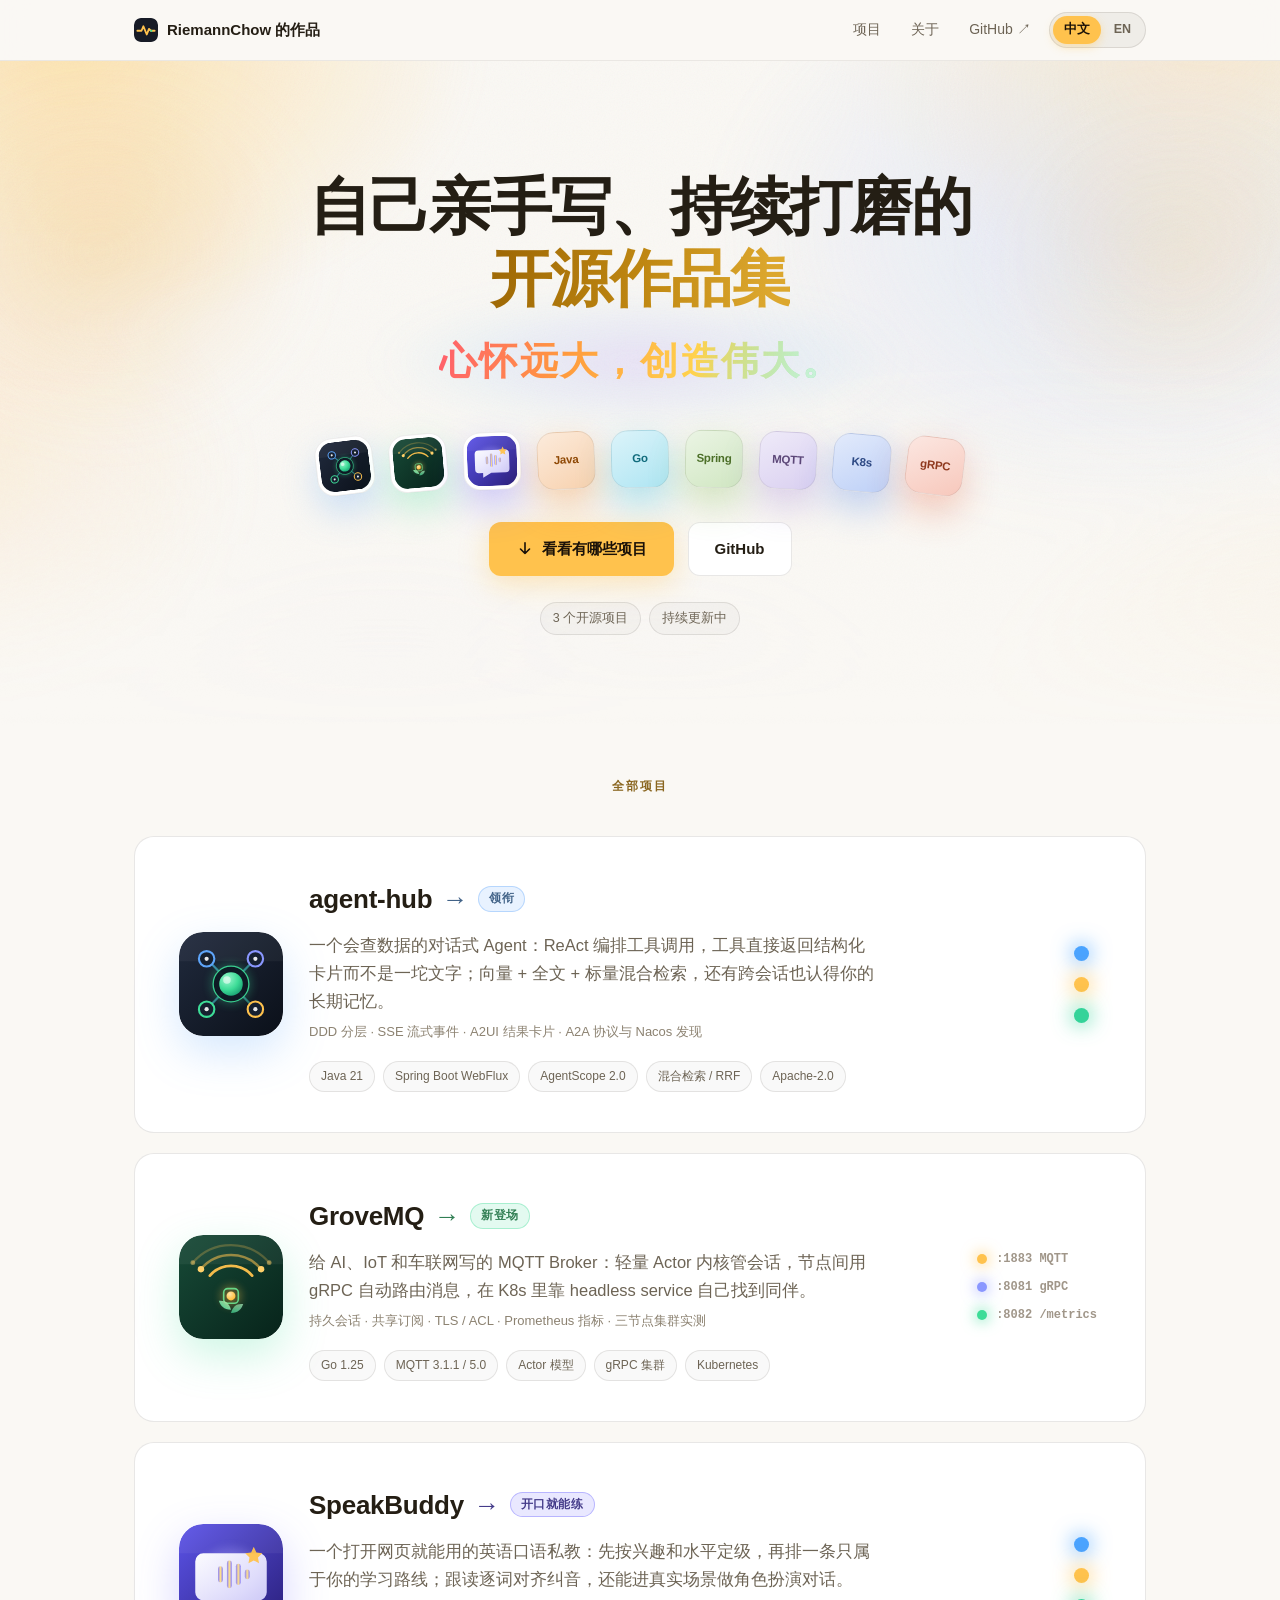
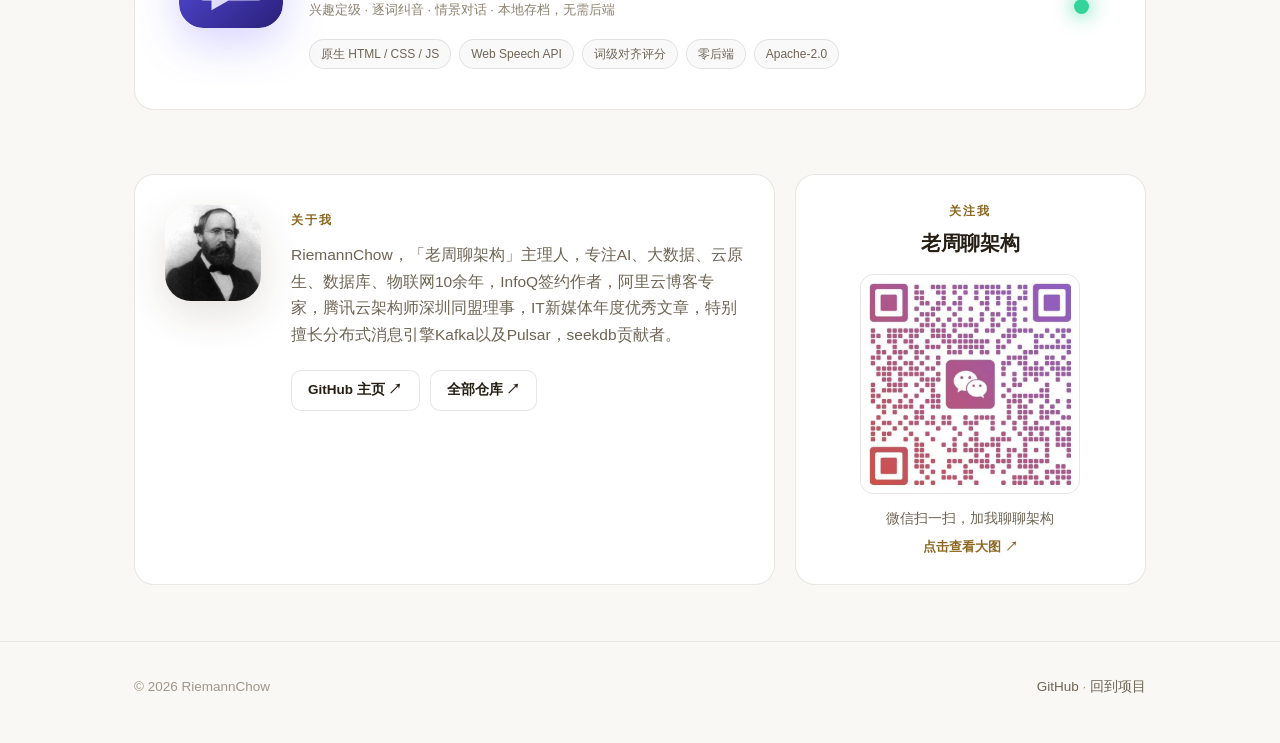
<file: index.html>
<!DOCTYPE html>
<html lang="zh-CN">
<head>
  <meta charset="UTF-8">
  <meta name="viewport" content="width=device-width, initial-scale=1.0">
  <title>RiemannChow 的作品 · 自己亲手写、持续打磨的开源作品集</title>
  <meta name="description" content="三个从零搭起来的开源项目：agent-hub —— 会查数据、会画卡片的对话式 AI Agent；GroveMQ —— 面向 AI / IoT / 车联网的 Go MQTT Broker；SpeakBuddy —— 打开网页就能练的英语口语私教。代码、文档与设计取舍都在 GitHub 上。">
  <meta name="theme-color" content="#faf8f4">
  <meta property="og:title" content="RiemannChow 的作品 · 自己亲手写、持续打磨的开源作品集">
  <meta property="og:description" content="agent-hub、GroveMQ 与 SpeakBuddy：三个真能跑起来的开源项目。">
  <meta property="og:type" content="website">
  <link rel="icon" type="image/svg+xml" href="./assets/favicon.svg">
  <link rel="stylesheet" href="./styles.css">
  <!-- 提前标记 JS 可用，并记下上次选择的语言，减少切换时的闪烁 -->
  <script>
    document.documentElement.classList.add('js');
    try {
      document.documentElement.dataset.lang =
        localStorage.getItem('portfolio-lang') === 'en' ? 'en' : 'zh';
    } catch (e) {}
  </script>
</head>
<body data-page="home">
  <a class="skip-link" href="#main" data-i18n="common.skip">跳到主要内容</a>

  <header class="site-header">
    <div class="container nav">
      <a class="wordmark" href="./" aria-label="返回首页" data-i18n-label="common.wordmark.aria">
        <svg viewBox="0 0 64 64" aria-hidden="true">
          <rect width="64" height="64" rx="15" fill="#171b26"/>
          <path d="M9 34h11l5-12 9 22 6-15 5 5h10" fill="none" stroke="#ffc24d" stroke-width="5" stroke-linecap="round" stroke-linejoin="round"/>
          <circle cx="46" cy="34" r="3" fill="#3ddc97"/>
        </svg>
        <span data-i18n="common.brand">RiemannChow 的作品</span>
      </a>
      <nav class="nav-right" aria-label="主导航" data-i18n-label="common.nav.aria">
        <a class="nav-link hide-sm" href="#projects" data-i18n="common.nav.projects">项目</a>
        <a class="nav-link hide-sm" href="#about" data-i18n="common.nav.about">关于</a>
        <a class="nav-link" href="https://github.com/RiemannChow" target="_blank" rel="noopener noreferrer" data-i18n="common.nav.github">GitHub ↗</a>
        <div class="lang-switch" role="group" aria-label="语言切换">
          <button type="button" data-lang="zh" aria-pressed="true">中文</button>
          <button type="button" data-lang="en" aria-pressed="false">EN</button>
        </div>
      </nav>
    </div>
  </header>

  <main id="main">
    <!-- ============ Hero ============ -->
    <section class="hero home-hero">
      <div class="wash" aria-hidden="true">
        <span class="wash-blob blob-a"></span>
        <span class="wash-blob blob-b"></span>
        <span class="wash-blob blob-c"></span>
      </div>
      <div class="container hero-inner">
        <h1 class="hero-title" data-i18n="home.title" data-i18n-html>自己亲手写、持续打磨的<br><em>开源作品集</em></h1>
        <p class="hero-sub" data-i18n="home.sub" data-i18n-html><span class="hero-slogan">心怀远大，创造伟大。</span></p>

        <div class="hero-icons" aria-label="项目与技术栈" data-i18n-label="home.icons.aria">
          <a class="hi" style="--tc:#5ea5fa; --r:-7deg; --y:7px" href="./projects/agent-hub/" aria-label="打开 agent-hub 详情页" data-i18n-label="home.icon.ah">
            <img src="./assets/agent-hub.svg" alt="">
          </a>
          <a class="hi" style="--tc:#3ddc97; --r:-5deg; --y:4px" href="./projects/grovemq/" aria-label="打开 GroveMQ 详情页" data-i18n-label="home.icon.mq">
            <img src="./assets/grovemq.svg" alt="">
          </a>
          <a class="hi" style="--tc:#635bff; --r:-2deg; --y:2px" href="./projects/speak-buddy/" aria-label="打开 SpeakBuddy 详情页" data-i18n-label="home.icon.sb">
            <img src="./assets/speak-buddy.svg" alt="">
          </a>
          <span class="hi tech" style="--tc:#e76f00; --r:-3deg; --y:1.5px"><b>Java</b></span>
          <span class="hi tech" style="--tc:#00add8; --r:-1deg; --y:0px"><b>Go</b></span>
          <span class="hi tech" style="--tc:#6db33f; --r:1deg; --y:0px"><b>Spring</b></span>
          <span class="hi tech" style="--tc:#8a6bd1; --r:3deg; --y:1.5px"><b>MQTT</b></span>
          <span class="hi tech" style="--tc:#326ce5; --r:5deg; --y:4px"><b>K8s</b></span>
          <span class="hi tech" style="--tc:#e6522c; --r:7deg; --y:7px"><b>gRPC</b></span>
        </div>

        <div class="hero-ctas">
          <a class="btn btn-primary" href="#projects">
            <svg viewBox="0 0 20 20" aria-hidden="true"><path d="M10 3v12m0 0-5-5m5 5 5-5" fill="none" stroke="currentColor" stroke-width="1.8" stroke-linecap="round" stroke-linejoin="round"/></svg>
            <span data-i18n="home.cta.browse">看看有哪些项目</span>
          </a>
          <a class="btn btn-ghost" href="https://github.com/RiemannChow" target="_blank" rel="noopener noreferrer">GitHub</a>
        </div>

        <div class="facts">
          <span class="fact" data-i18n="home.fact1">3 个开源项目</span>
          <span class="fact" data-i18n="home.fact3">持续更新中</span>
        </div>
      </div>
    </section>

    <!-- ============ 项目卡片 ============ -->
    <section id="projects" class="section projects-section">
      <div class="container">
        <div class="tools-head"><span class="kicker" data-i18n="home.all">全部项目</span></div>

        <div class="tools-grid">

          <!-- 新增项目：复制下面这一整段 <a class="tool-card ..."> 并改内容即可；
               新增文案记得同时补进 i18n.js 的 ZH / EN 两份字典 -->
          <a class="tool-card featured lead reveal" id="project-agent-hub" style="--tc:#5ea5fa"
             href="./projects/agent-hub/">
            <img class="tool-icon" src="./assets/agent-hub.svg" alt="agent-hub 项目图标" data-i18n-alt="home.ah.alt" width="104" height="104">
            <div class="card-body">
              <h3>agent-hub <span class="go" aria-hidden="true">→</span> <span class="badge" data-i18n="home.ah.badge">领衔</span></h3>
              <p class="desc" data-i18n="home.ah.desc">一个会查数据的对话式 Agent：ReAct 编排工具调用，工具直接返回结构化卡片而不是一坨文字；向量 + 全文 + 标量混合检索，还有跨会话也认得你的长期记忆。</p>
              <p class="sub-desc" data-i18n="home.ah.sub">DDD 分层 · SSE 流式事件 · A2UI 结果卡片 · A2A 协议与 Nacos 发现</p>
              <div class="tags">
                <span class="tag">Java 21</span>
                <span class="tag">Spring Boot WebFlux</span>
                <span class="tag">AgentScope 2.0</span>
                <span class="tag" data-i18n="home.ah.tag4">混合检索 / RRF</span>
                <span class="tag">Apache-2.0</span>
              </div>
            </div>
            <div class="lead-dots" aria-hidden="true"><i></i><i></i><i></i></div>
          </a>

          <a class="tool-card featured lead reveal" id="project-grovemq" style="--tc:#3ddc97; --rd:.1s"
             href="./projects/grovemq/">
            <img class="tool-icon" src="./assets/grovemq.svg" alt="GroveMQ 项目图标" data-i18n-alt="home.mq.alt" width="104" height="104">
            <div class="card-body">
              <h3>GroveMQ <span class="go" aria-hidden="true">→</span> <span class="badge" data-i18n="home.mq.badge">新登场</span></h3>
              <p class="desc" data-i18n="home.mq.desc">给 AI、IoT 和车联网写的 MQTT Broker：轻量 Actor 内核管会话，节点间用 gRPC 自动路由消息，在 K8s 里靠 headless service 自己找到同伴。</p>
              <p class="sub-desc" data-i18n="home.mq.sub">持久会话 · 共享订阅 · TLS / ACL · Prometheus 指标 · 三节点集群实测</p>
              <div class="tags">
                <span class="tag">Go 1.25</span>
                <span class="tag">MQTT 3.1.1 / 5.0</span>
                <span class="tag" data-i18n="home.mq.tag3">Actor 模型</span>
                <span class="tag" data-i18n="home.mq.tag4">gRPC 集群</span>
                <span class="tag">Kubernetes</span>
              </div>
            </div>
            <div class="port-stack" aria-hidden="true">
              <span><i></i>:1883 MQTT</span>
              <span><i></i>:8081 gRPC</span>
              <span><i></i>:8082 /metrics</span>
            </div>
          </a>

          <a class="tool-card featured lead reveal" id="project-speak-buddy" style="--tc:#635bff; --rd:.18s"
             href="./projects/speak-buddy/">
            <img class="tool-icon" src="./assets/speak-buddy.svg" alt="SpeakBuddy 项目图标" data-i18n-alt="home.sb.alt" width="104" height="104">
            <div class="card-body">
              <h3>SpeakBuddy <span class="go" aria-hidden="true">→</span> <span class="badge" data-i18n="home.sb.badge">开口就能练</span></h3>
              <p class="desc" data-i18n="home.sb.desc">一个打开网页就能用的英语口语私教：先按兴趣和水平定级，再排一条只属于你的学习路线；跟读逐词对齐纠音，还能进真实场景做角色扮演对话。</p>
              <p class="sub-desc" data-i18n="home.sb.sub">兴趣定级 · 逐词纠音 · 情景对话 · 本地存档，无需后端</p>
              <div class="tags">
                <span class="tag" data-i18n="home.sb.tag1">原生 HTML / CSS / JS</span>
                <span class="tag">Web Speech API</span>
                <span class="tag" data-i18n="home.sb.tag3">词级对齐评分</span>
                <span class="tag" data-i18n="home.sb.tag4">零后端</span>
                <span class="tag">Apache-2.0</span>
              </div>
            </div>
            <div class="lead-dots" aria-hidden="true"><i></i><i></i><i></i></div>
          </a>

        </div>
      </div>
    </section>

    <!-- ============ 关于 + 公众号 ============ -->
    <section id="about" class="section about-section">
      <div class="container">
        <div class="about-grid">
          <div class="about-card reveal">
            <img class="about-avatar" src="./assets/avatar.jpg" alt="RiemannChow 的 GitHub 头像" data-i18n-alt="home.about.avatarAlt" width="96" height="96">
            <div class="about-copy">
              <span class="kicker" data-i18n="home.about.kicker">关于我</span>
              <!-- 自我介绍：中文原文与英文翻译都在 i18n.js 的 home.about.bio 里，改那里即可 -->
              <p data-i18n="home.about.bio">RiemannChow，「老周聊架构」主理人，专注AI、大数据、云原生、数据库、物联网10余年，InfoQ签约作者，阿里云博客专家，腾讯云架构师深圳同盟理事，IT新媒体年度优秀文章，特别擅长分布式消息引擎Kafka以及Pulsar，seekdb贡献者。</p>
              <div class="about-links">
                <a class="btn btn-ghost btn-sm" href="https://github.com/RiemannChow" target="_blank" rel="noopener noreferrer" data-i18n="home.about.githubBtn">GitHub 主页 ↗</a>
                <a class="btn btn-ghost btn-sm" href="https://github.com/RiemannChow?tab=repositories" target="_blank" rel="noopener noreferrer" data-i18n="home.about.reposBtn">全部仓库 ↗</a>
              </div>
            </div>
          </div>

          <aside class="qr-card reveal" aria-label="公众号二维码">
            <span class="kicker" data-i18n="home.qr.kicker">关注我</span>
            <h3 data-i18n="home.qr.title">老周聊架构</h3>
            <a class="qr-image" href="./assets/wechat-qr.jpg" target="_blank" rel="noopener noreferrer">
              <img src="./assets/wechat-qr-code.jpg" alt="老周聊架构 微信二维码" data-i18n-alt="home.qr.alt" width="220" height="220">
            </a>
            <p data-i18n="home.qr.sub">微信扫一扫，加我聊聊架构</p>
            <a class="qr-hint" href="./assets/wechat-qr.jpg" target="_blank" rel="noopener noreferrer" data-i18n="home.qr.hint">点击查看大图 ↗</a>
          </aside>
        </div>
      </div>
    </section>
  </main>

  <footer class="site-footer">
    <div class="container footer-inner">
      <span>© <span id="year">2026</span> RiemannChow</span>
      <span><a href="https://github.com/RiemannChow" target="_blank" rel="noopener noreferrer">GitHub</a> · <a href="#projects" data-i18n="home.footer.projects">回到项目</a></span>
    </div>
  </footer>

  <script src="./i18n.js" defer></script>
  <script src="./script.js" defer></script>
</body>
</html>
</file>
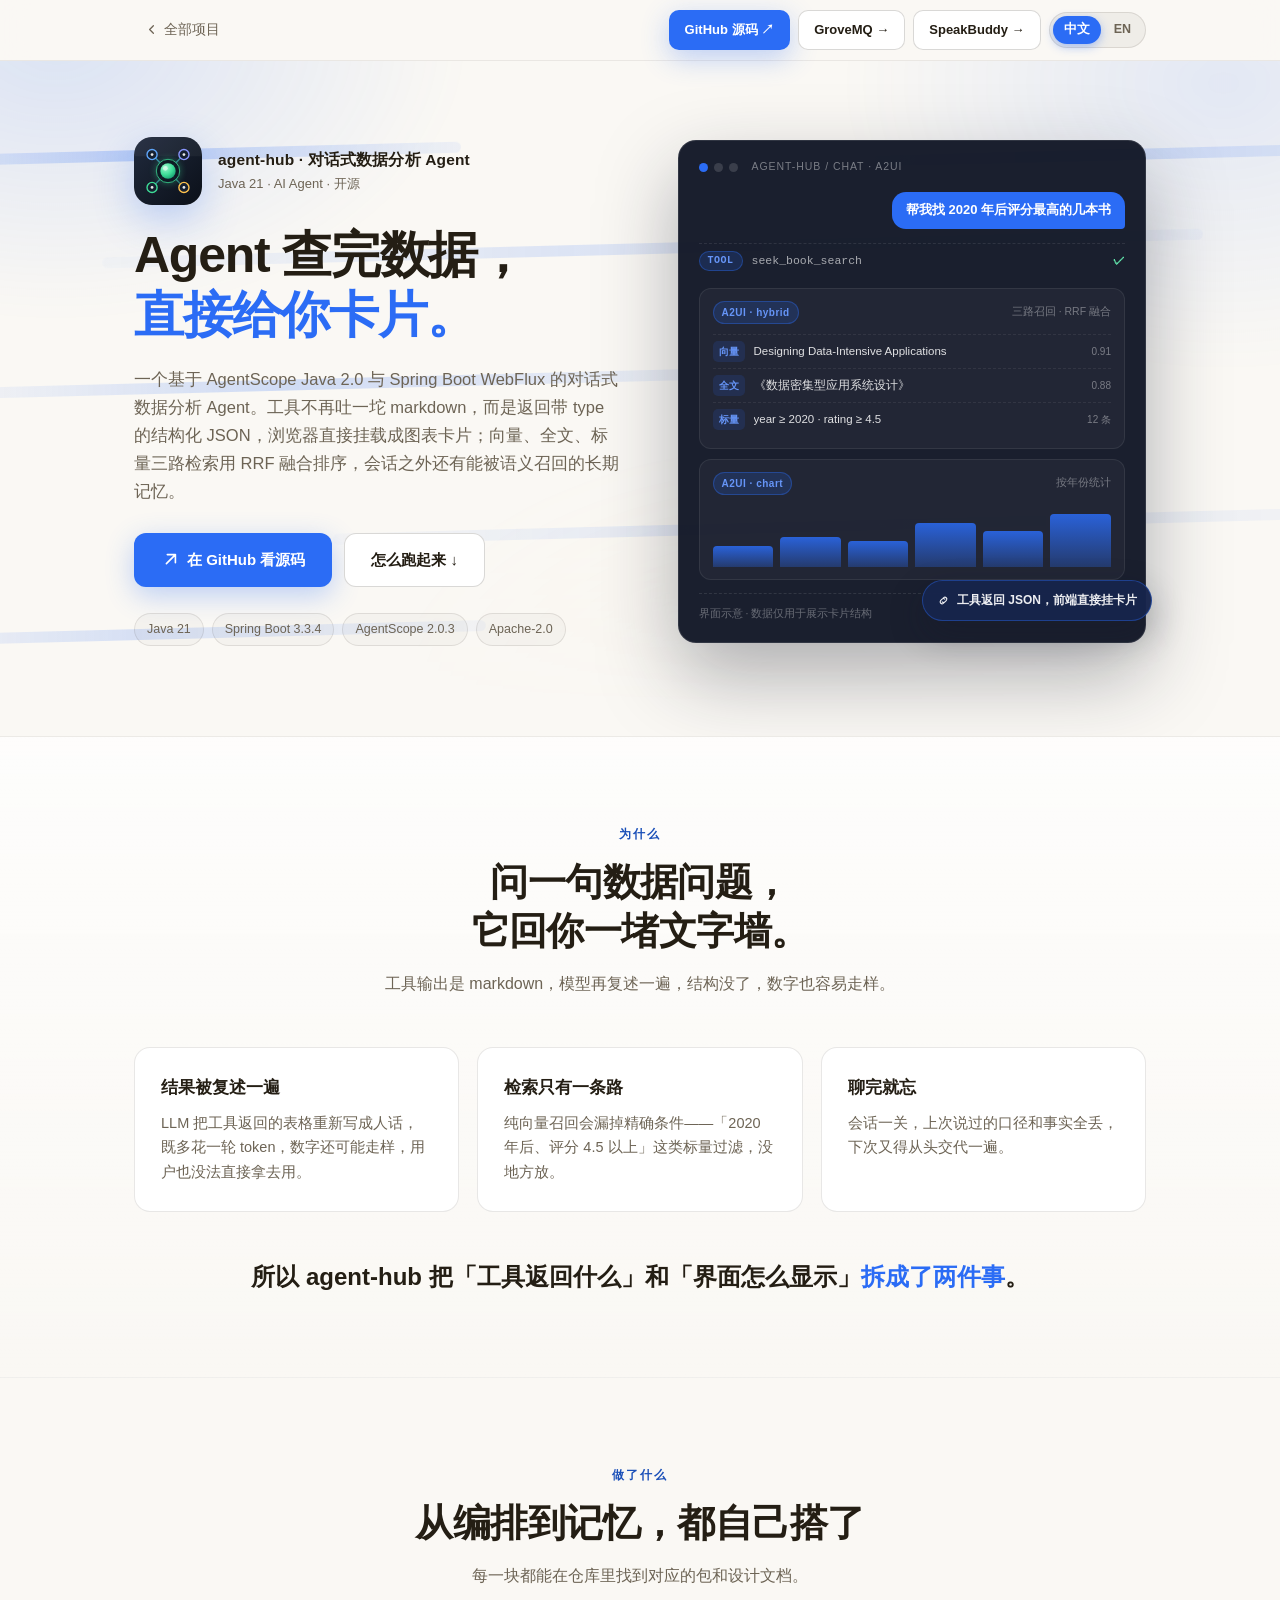
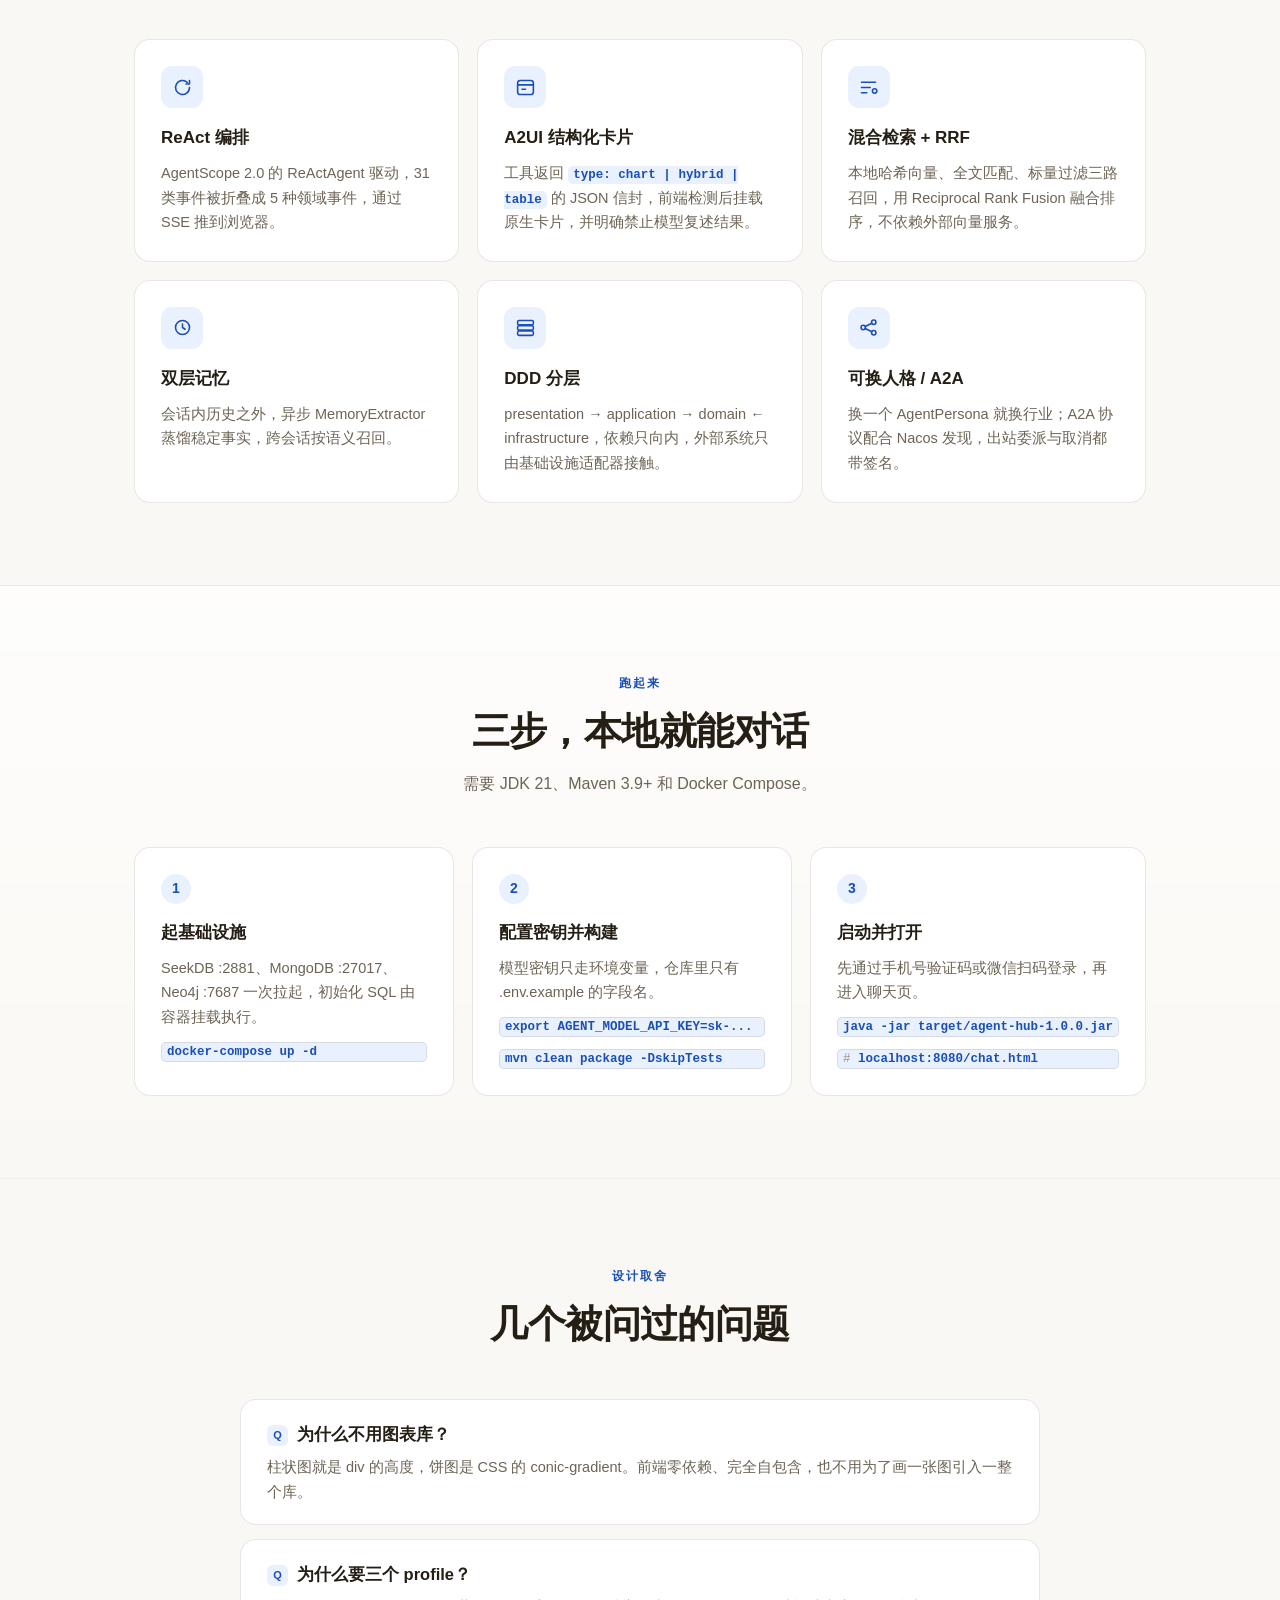
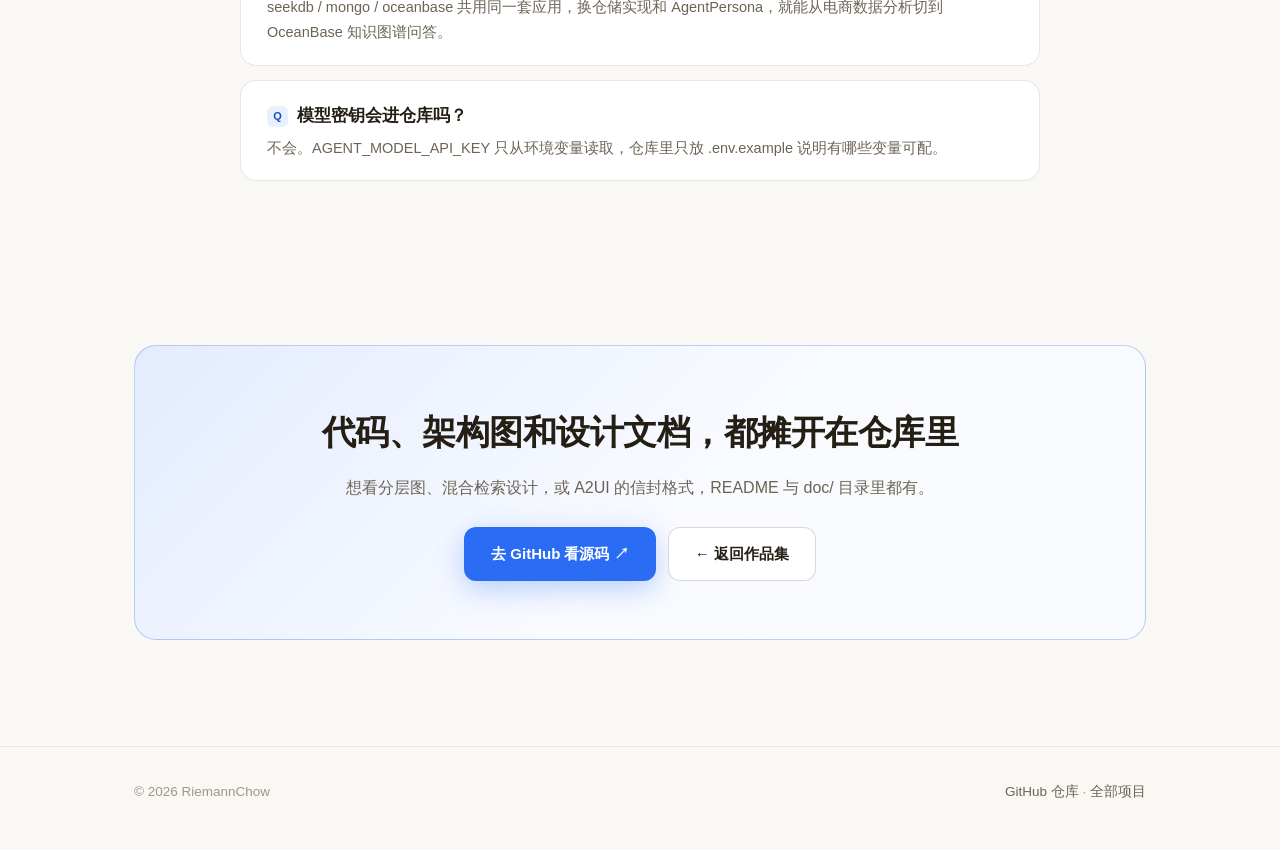
<file: projects/agent-hub/index.html>
<!DOCTYPE html>
<html lang="zh-CN">
<head>
  <meta charset="UTF-8">
  <meta name="viewport" content="width=device-width, initial-scale=1.0">
  <title>agent-hub · 查完数据，直接给你卡片 | RiemannChow 的作品</title>
  <meta name="description" content="agent-hub：基于 AgentScope Java 2.0 与 Spring Boot WebFlux 的对话式数据分析 Agent。ReAct 编排、A2UI 结构化结果卡片、混合检索 RRF、双层记忆与 DDD 分层。">
  <meta name="theme-color" content="#faf8f4">
  <link rel="icon" type="image/svg+xml" href="../../assets/favicon.svg">
  <link rel="stylesheet" href="../../styles.css">
  <link rel="stylesheet" href="../../detail.css">
  <script>
    document.documentElement.classList.add('js');
    try {
      document.documentElement.dataset.lang =
        localStorage.getItem('portfolio-lang') === 'en' ? 'en' : 'zh';
    } catch (e) {}
  </script>
</head>
<body class="detail-page theme-blue" data-page="ah">
  <a class="skip-link" href="#main" data-i18n="common.skip">跳到主要内容</a>

  <header class="site-header">
    <div class="container nav">
      <a class="back-link" href="../../">
        <svg viewBox="0 0 24 24" fill="none" stroke="currentColor" stroke-width="2" stroke-linecap="round" stroke-linejoin="round" aria-hidden="true"><polyline points="15 18 9 12 15 6"/></svg>
        <span data-i18n="common.back">全部项目</span>
      </a>
      <div class="detail-actions">
        <a class="btn btn-primary btn-sm" href="https://github.com/RiemannChow/agent-hub" target="_blank" rel="noopener noreferrer" data-i18n="common.source">GitHub 源码 ↗</a>
        <a class="btn btn-ghost btn-sm hide-sm" href="../grovemq/" data-i18n="ah.cross">GroveMQ →</a>
        <a class="btn btn-ghost btn-sm hide-sm" href="../speak-buddy/" data-i18n="ah.cross2">SpeakBuddy →</a>
        <div class="lang-switch" role="group" aria-label="语言切换">
          <button type="button" data-lang="zh" aria-pressed="true">中文</button>
          <button type="button" data-lang="en" aria-pressed="false">EN</button>
        </div>
      </div>
    </div>
  </header>

  <main id="main">
    <!-- ============ Hero ============ -->
    <section class="detail-hero">
      <div class="detail-stripes" aria-hidden="true"><i></i><i></i><i></i><i></i><i></i><i></i></div>
      <div class="container detail-inner">
        <div class="detail-copy">
          <div class="detail-app">
            <img src="../../assets/agent-hub.svg" alt="agent-hub 项目图标" data-i18n-alt="ah.iconAlt" width="68" height="68">
            <div>
              <div class="detail-app-name" data-i18n="ah.appName">agent-hub · 对话式数据分析 Agent</div>
              <div class="detail-app-cat" data-i18n="ah.appCat">Java 21 · AI Agent · 开源</div>
            </div>
          </div>
          <h1 class="hero-title" data-i18n="ah.hero.title" data-i18n-html>Agent 查完数据，<br><em>直接给你卡片。</em></h1>
          <p class="hero-sub" data-i18n="ah.hero.sub">一个基于 AgentScope Java 2.0 与 Spring Boot WebFlux 的对话式数据分析 Agent。工具不再吐一坨 markdown，而是返回带 type 的结构化 JSON，浏览器直接挂载成图表卡片；向量、全文、标量三路检索用 RRF 融合排序，会话之外还有能被语义召回的长期记忆。</p>
          <div class="detail-ctas">
            <a class="btn btn-primary" href="https://github.com/RiemannChow/agent-hub" target="_blank" rel="noopener noreferrer">
              <svg viewBox="0 0 20 20" aria-hidden="true"><path d="M7 4h9v9M16 4 6 14" fill="none" stroke="currentColor" stroke-width="1.8" stroke-linecap="round" stroke-linejoin="round"/></svg>
              <span data-i18n="common.cta.source">在 GitHub 看源码</span>
            </a>
            <a class="btn btn-ghost" href="#run" data-i18n="common.cta.run">怎么跑起来 ↓</a>
          </div>
          <div class="facts">
            <span class="fact">Java 21</span>
            <span class="fact">Spring Boot 3.3.4</span>
            <span class="fact">AgentScope 2.0.3</span>
            <span class="fact">Apache-2.0</span>
          </div>
        </div>

        <div class="demo-wrap">
          <div class="demo-panel">
            <div class="demo-bar"><i></i><i></i><i></i><span>agent-hub / chat · a2ui</span></div>
            <div class="demo-user" data-i18n="ah.demo.user">帮我找 2020 年后评分最高的几本书</div>
            <div class="demo-line"><span class="demo-chip">TOOL</span><span>seek_book_search</span><b>✓</b></div>

            <div class="demo-card">
              <div class="demo-card-head">
                <span class="demo-chip">A2UI · hybrid</span>
                <small data-i18n="ah.demo.hybridLabel">三路召回 · RRF 融合</small>
              </div>
              <div class="demo-hit"><em data-i18n="ah.demo.vector">向量</em><span>Designing Data-Intensive Applications</span><small>0.91</small></div>
              <div class="demo-hit"><em data-i18n="ah.demo.fulltext">全文</em><span data-i18n="ah.demo.hit2">《数据密集型应用系统设计》</span><small>0.88</small></div>
              <div class="demo-hit"><em data-i18n="ah.demo.scalar">标量</em><span>year ≥ 2020 · rating ≥ 4.5</span><small data-i18n="ah.demo.hit3Count">12 条</small></div>
            </div>

            <div class="demo-card">
              <div class="demo-card-head">
                <span class="demo-chip">A2UI · chart</span>
                <small data-i18n="ah.demo.chartLabel">按年份统计</small>
              </div>
              <div class="demo-chart" aria-hidden="true">
                <i style="--h:36%"></i><i style="--h:52%"></i><i style="--h:44%"></i>
                <i style="--h:76%"></i><i style="--h:62%"></i><i style="--h:92%"></i>
              </div>
            </div>
            <div class="demo-note" data-i18n="ah.demo.note">界面示意 · 数据仅用于展示卡片结构</div>
          </div>
          <div class="demo-float">
            <svg viewBox="0 0 20 20" fill="none" stroke="currentColor" stroke-width="1.7" stroke-linecap="round" aria-hidden="true"><path d="M8 12a3 3 0 0 0 4.2 0l2.3-2.3a3 3 0 0 0-4.2-4.2l-1.1 1.1M12 8a3 3 0 0 0-4.2 0L5.5 10.3a3 3 0 0 0 4.2 4.2l1.1-1.1"/></svg>
            <span data-i18n="ah.demo.float">工具返回 JSON，前端直接挂卡片</span>
          </div>
        </div>
      </div>
    </section>

    <!-- ============ 为什么 ============ -->
    <section class="detail-section alt">
      <div class="container">
        <div class="detail-head">
          <span class="kicker" data-i18n="ah.why.kicker">为什么</span>
          <h2 class="section-title" data-i18n="ah.why.title" data-i18n-html>问一句数据问题，<br>它回你一堵文字墙。</h2>
          <p class="section-sub" data-i18n="ah.why.sub">工具输出是 markdown，模型再复述一遍，结构没了，数字也容易走样。</p>
        </div>
        <div class="card-grid">
          <div class="info-card">
            <h3 data-i18n="ah.why.1h">结果被复述一遍</h3>
            <p data-i18n="ah.why.1p">LLM 把工具返回的表格重新写成人话，既多花一轮 token，数字还可能走样，用户也没法直接拿去用。</p>
          </div>
          <div class="info-card">
            <h3 data-i18n="ah.why.2h">检索只有一条路</h3>
            <p data-i18n="ah.why.2p">纯向量召回会漏掉精确条件——「2020 年后、评分 4.5 以上」这类标量过滤，没地方放。</p>
          </div>
          <div class="info-card">
            <h3 data-i18n="ah.why.3h">聊完就忘</h3>
            <p data-i18n="ah.why.3p">会话一关，上次说过的口径和事实全丢，下次又得从头交代一遍。</p>
          </div>
        </div>
        <p class="detail-transition" data-i18n="ah.why.transition" data-i18n-html>所以 agent-hub 把「工具返回什么」和「界面怎么显示」<em>拆成了两件事</em>。</p>
      </div>
    </section>

    <!-- ============ 能力 ============ -->
    <section class="detail-section">
      <div class="container">
        <div class="detail-head">
          <span class="kicker" data-i18n="ah.feat.kicker">做了什么</span>
          <h2 class="section-title" data-i18n="ah.feat.title">从编排到记忆，都自己搭了</h2>
          <p class="section-sub" data-i18n="ah.feat.sub">每一块都能在仓库里找到对应的包和设计文档。</p>
        </div>
        <div class="card-grid">
          <div class="info-card">
            <div class="feature-icon"><svg viewBox="0 0 24 24" fill="none" stroke="currentColor" stroke-width="1.8" stroke-linecap="round" stroke-linejoin="round" aria-hidden="true"><path d="M20 12a8 8 0 1 1-2.4-5.7"/><polyline points="20 4 20 8 16 8"/></svg></div>
            <h3 data-i18n="ah.feat.1h">ReAct 编排</h3>
            <p data-i18n="ah.feat.1p">AgentScope 2.0 的 ReActAgent 驱动，31 类事件被折叠成 5 种领域事件，通过 SSE 推到浏览器。</p>
          </div>
          <div class="info-card">
            <div class="feature-icon"><svg viewBox="0 0 24 24" fill="none" stroke="currentColor" stroke-width="1.8" stroke-linecap="round" stroke-linejoin="round" aria-hidden="true"><rect x="3" y="4" width="18" height="16" rx="3"/><path d="M3 9h18M8 14h4"/></svg></div>
            <h3 data-i18n="ah.feat.2h">A2UI 结构化卡片</h3>
            <p data-i18n="ah.feat.2p" data-i18n-html>工具返回 <code>type: chart | hybrid | table</code> 的 JSON 信封，前端检测后挂载原生卡片，并明确禁止模型复述结果。</p>
          </div>
          <div class="info-card">
            <div class="feature-icon"><svg viewBox="0 0 24 24" fill="none" stroke="currentColor" stroke-width="1.8" stroke-linecap="round" stroke-linejoin="round" aria-hidden="true"><path d="M4 6h16M4 12h10M4 18h6"/><circle cx="19" cy="16" r="2.5"/></svg></div>
            <h3 data-i18n="ah.feat.3h">混合检索 + RRF</h3>
            <p data-i18n="ah.feat.3p">本地哈希向量、全文匹配、标量过滤三路召回，用 Reciprocal Rank Fusion 融合排序，不依赖外部向量服务。</p>
          </div>
          <div class="info-card">
            <div class="feature-icon"><svg viewBox="0 0 24 24" fill="none" stroke="currentColor" stroke-width="1.8" stroke-linecap="round" stroke-linejoin="round" aria-hidden="true"><circle cx="12" cy="12" r="8"/><path d="M12 8v4l3 2"/></svg></div>
            <h3 data-i18n="ah.feat.4h">双层记忆</h3>
            <p data-i18n="ah.feat.4p">会话内历史之外，异步 MemoryExtractor 蒸馏稳定事实，跨会话按语义召回。</p>
          </div>
          <div class="info-card">
            <div class="feature-icon"><svg viewBox="0 0 24 24" fill="none" stroke="currentColor" stroke-width="1.8" stroke-linecap="round" stroke-linejoin="round" aria-hidden="true"><rect x="3" y="4" width="18" height="5" rx="1.5"/><rect x="3" y="10" width="18" height="5" rx="1.5"/><rect x="3" y="16" width="18" height="5" rx="1.5"/></svg></div>
            <h3 data-i18n="ah.feat.5h">DDD 分层</h3>
            <p data-i18n="ah.feat.5p">presentation → application → domain ← infrastructure，依赖只向内，外部系统只由基础设施适配器接触。</p>
          </div>
          <div class="info-card">
            <div class="feature-icon"><svg viewBox="0 0 24 24" fill="none" stroke="currentColor" stroke-width="1.8" stroke-linecap="round" stroke-linejoin="round" aria-hidden="true"><circle cx="6" cy="12" r="2.5"/><circle cx="18" cy="6" r="2.5"/><circle cx="18" cy="18" r="2.5"/><path d="m8.2 10.9 7.6-3.7M8.2 13.1l7.6 3.7"/></svg></div>
            <h3 data-i18n="ah.feat.6h">可换人格 / A2A</h3>
            <p data-i18n="ah.feat.6p">换一个 AgentPersona 就换行业；A2A 协议配合 Nacos 发现，出站委派与取消都带签名。</p>
          </div>
        </div>
      </div>
    </section>

    <!-- ============ 跑起来 ============ -->
    <section class="detail-section alt" id="run">
      <div class="container">
        <div class="detail-head">
          <span class="kicker" data-i18n="ah.run.kicker">跑起来</span>
          <h2 class="section-title" data-i18n="ah.run.title">三步，本地就能对话</h2>
          <p class="section-sub" data-i18n="ah.run.sub">需要 JDK 21、Maven 3.9+ 和 Docker Compose。</p>
        </div>
        <div class="card-grid">
          <div class="info-card">
            <div class="step-num">1</div>
            <h3 data-i18n="ah.run.1h">起基础设施</h3>
            <p data-i18n="ah.run.1p">SeekDB :2881、MongoDB :27017、Neo4j :7687 一次拉起，初始化 SQL 由容器挂载执行。</p>
            <code class="code-line">docker-compose up -d</code>
          </div>
          <div class="info-card">
            <div class="step-num">2</div>
            <h3 data-i18n="ah.run.2h">配置密钥并构建</h3>
            <p data-i18n="ah.run.2p">模型密钥只走环境变量，仓库里只有 .env.example 的字段名。</p>
            <code class="code-line">export AGENT_MODEL_API_KEY=sk-...</code>
            <code class="code-line">mvn clean package -DskipTests</code>
          </div>
          <div class="info-card">
            <div class="step-num">3</div>
            <h3 data-i18n="ah.run.3h">启动并打开</h3>
            <p data-i18n="ah.run.3p">先通过手机号验证码或微信扫码登录，再进入聊天页。</p>
            <code class="code-line">java -jar target/agent-hub-1.0.0.jar</code>
            <code class="code-line"><span class="cm"># </span>localhost:8080/chat.html</code>
          </div>
        </div>
      </div>
    </section>

    <!-- ============ 设计取舍 ============ -->
    <section class="detail-section">
      <div class="container">
        <div class="detail-head">
          <span class="kicker" data-i18n="ah.faq.kicker">设计取舍</span>
          <h2 class="section-title" data-i18n="ah.faq.title">几个被问过的问题</h2>
        </div>
        <div class="faq-list">
          <div class="faq-item">
            <h3 data-i18n="ah.faq.1h">为什么不用图表库？</h3>
            <p data-i18n="ah.faq.1p">柱状图就是 div 的高度，饼图是 CSS 的 conic-gradient。前端零依赖、完全自包含，也不用为了画一张图引入一整个库。</p>
          </div>
          <div class="faq-item">
            <h3 data-i18n="ah.faq.2h">为什么要三个 profile？</h3>
            <p data-i18n="ah.faq.2p">seekdb / mongo / oceanbase 共用同一套应用，换仓储实现和 AgentPersona，就能从电商数据分析切到 OceanBase 知识图谱问答。</p>
          </div>
          <div class="faq-item">
            <h3 data-i18n="ah.faq.3h">模型密钥会进仓库吗？</h3>
            <p data-i18n="ah.faq.3p">不会。AGENT_MODEL_API_KEY 只从环境变量读取，仓库里只放 .env.example 说明有哪些变量可配。</p>
          </div>
        </div>
      </div>
    </section>

    <!-- ============ 收尾 CTA ============ -->
    <section class="detail-section">
      <div class="container">
        <div class="detail-cta">
          <h2 data-i18n="ah.cta.h2">代码、架构图和设计文档，都摊开在仓库里</h2>
          <p data-i18n="ah.cta.p">想看分层图、混合检索设计，或 A2UI 的信封格式，README 与 doc/ 目录里都有。</p>
          <div class="detail-ctas">
            <a class="btn btn-primary" href="https://github.com/RiemannChow/agent-hub" target="_blank" rel="noopener noreferrer" data-i18n="common.cta.sourceArrow">去 GitHub 看源码 ↗</a>
            <a class="btn btn-ghost" href="../../" data-i18n="common.cta.back">← 返回作品集</a>
          </div>
        </div>
      </div>
    </section>
  </main>

  <footer class="site-footer">
    <div class="container footer-inner">
      <span>© <span id="year">2026</span> RiemannChow</span>
      <span><a href="https://github.com/RiemannChow/agent-hub" target="_blank" rel="noopener noreferrer" data-i18n="common.footer.repo">GitHub 仓库</a> · <a href="../../" data-i18n="common.footer.all">全部项目</a></span>
    </div>
  </footer>

  <script src="../../i18n.js" defer></script>
  <script src="../../script.js" defer></script>
</body>
</html>
</file>
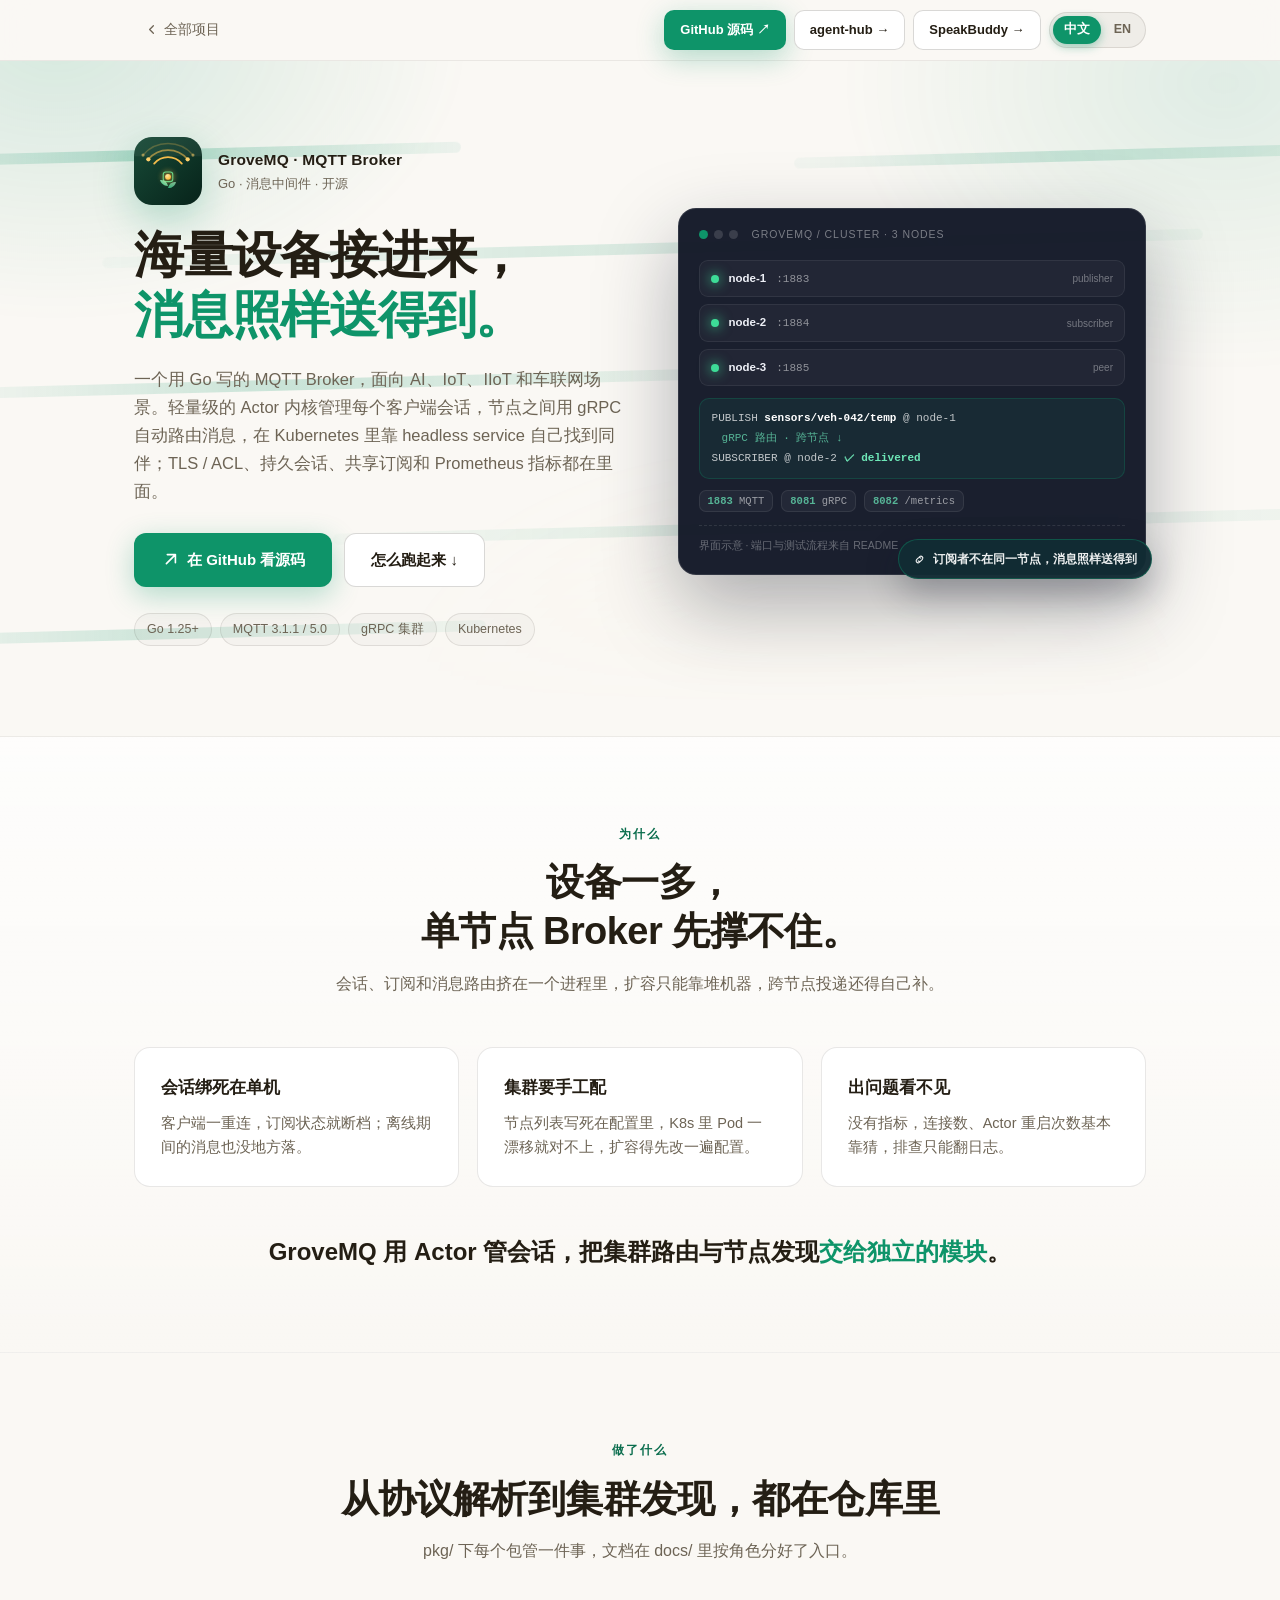
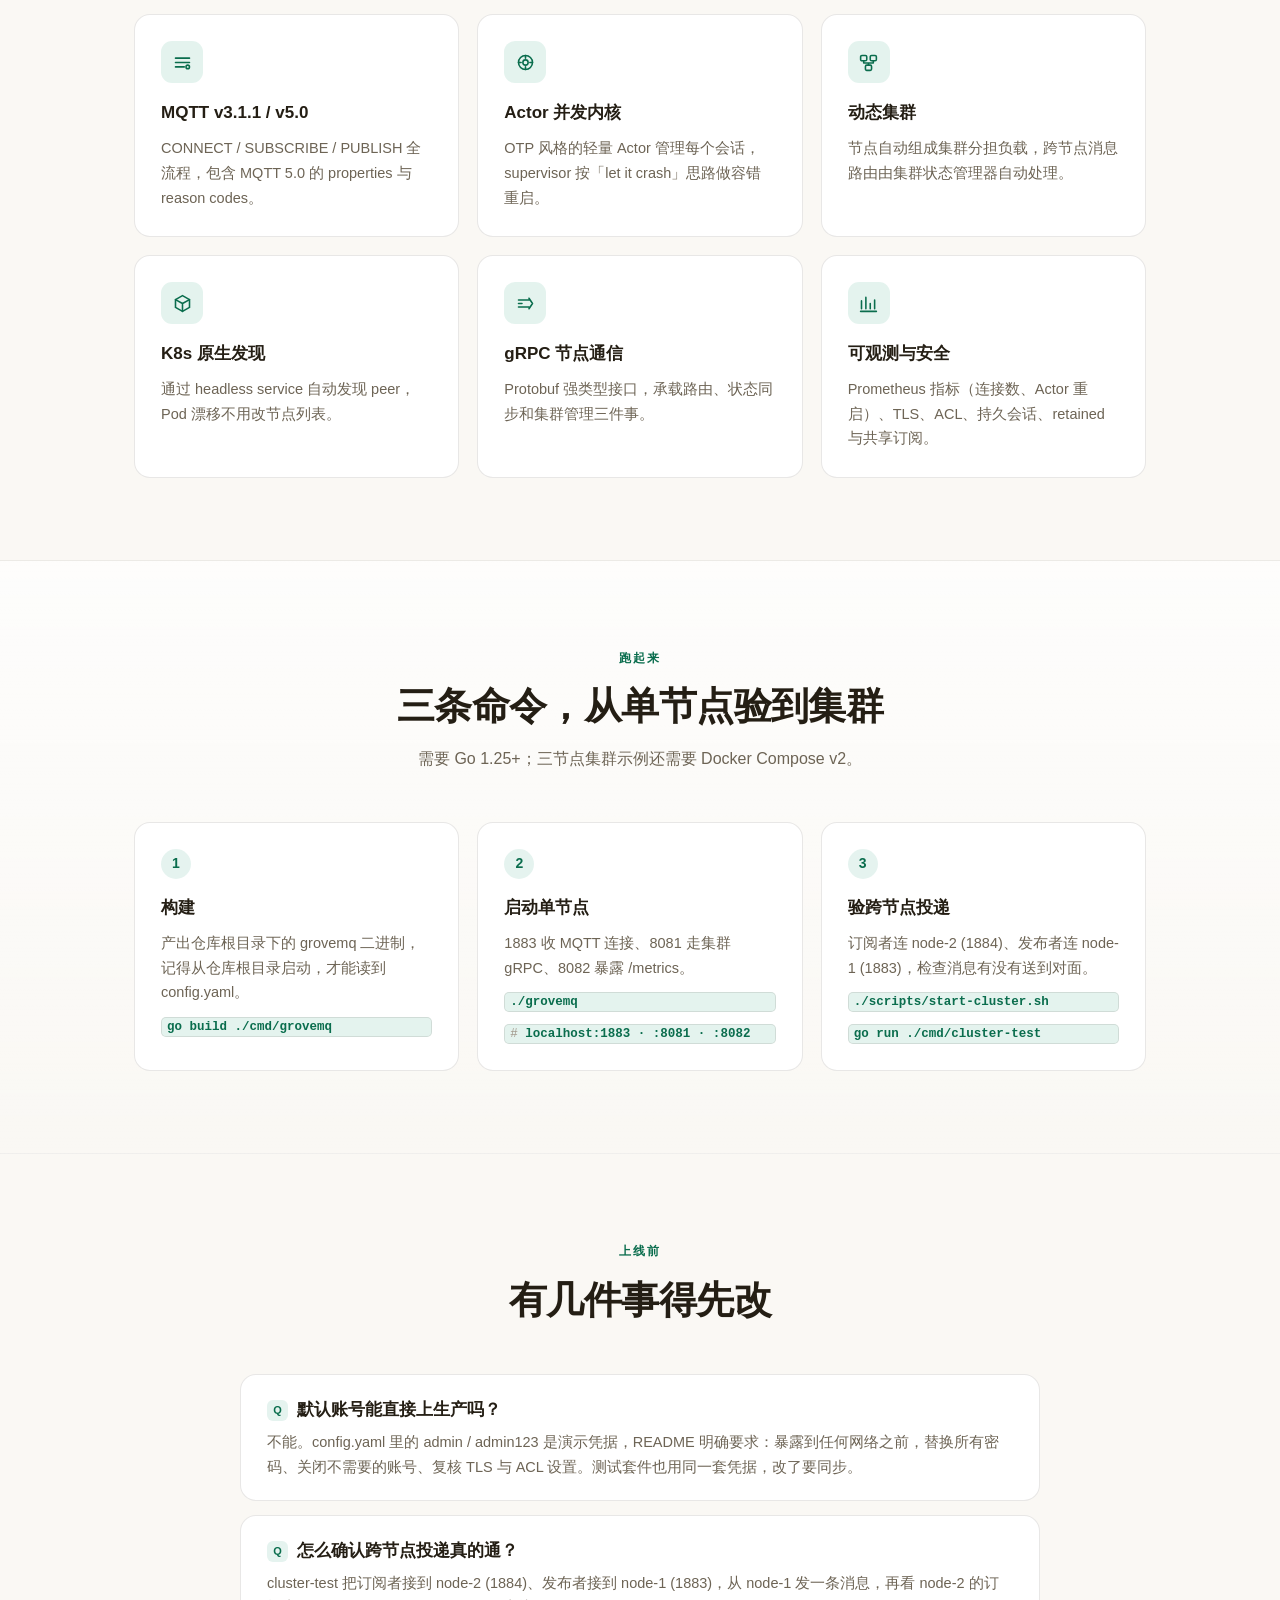
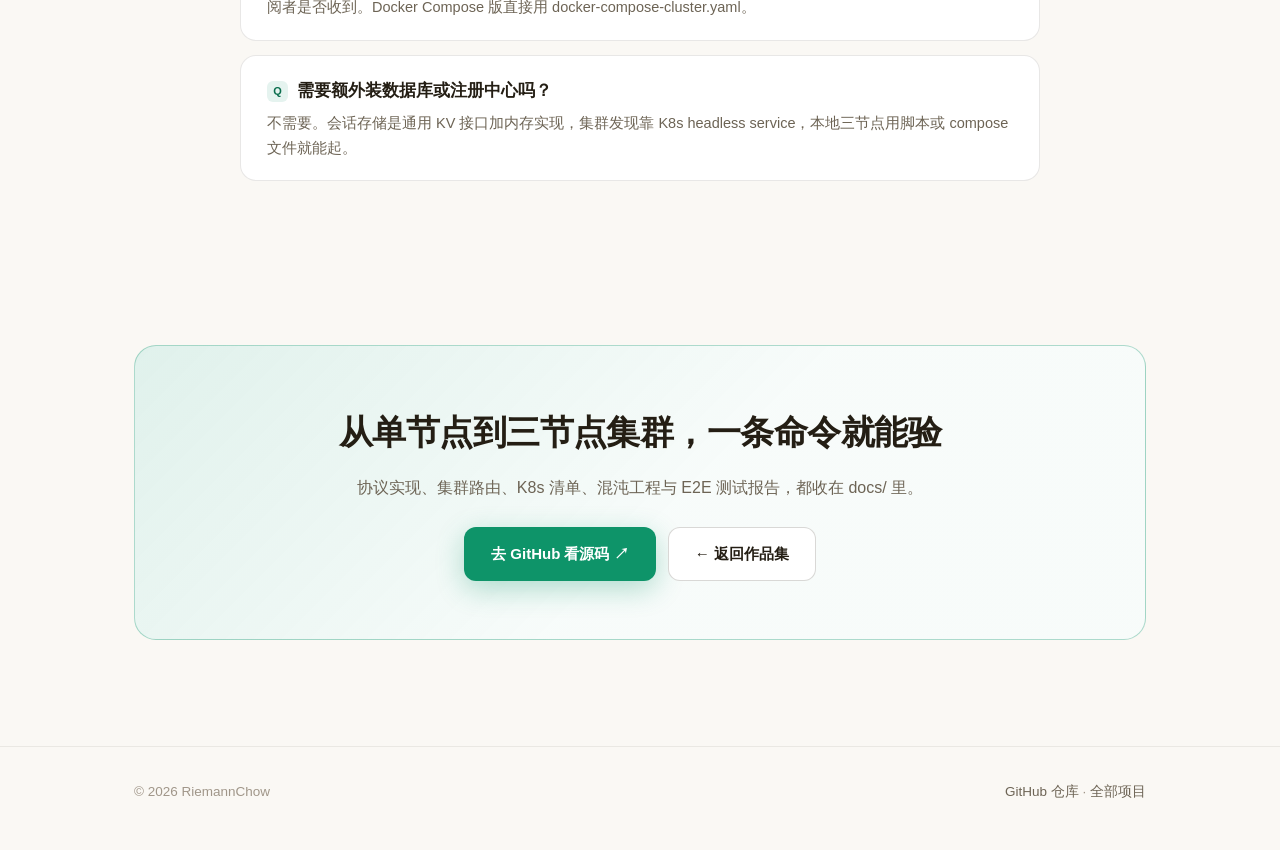
<file: projects/grovemq/index.html>
<!DOCTYPE html>
<html lang="zh-CN">
<head>
  <meta charset="UTF-8">
  <meta name="viewport" content="width=device-width, initial-scale=1.0">
  <title>GroveMQ · 海量设备接进来，消息照样送得到 | RiemannChow 的作品</title>
  <meta name="description" content="GroveMQ：用 Go 写的 MQTT Broker，面向 AI / IoT / IIoT / 车联网。Actor 并发内核、gRPC 跨节点路由、Kubernetes 原生发现、Prometheus 指标与 TLS / ACL。">
  <meta name="theme-color" content="#faf8f4">
  <link rel="icon" type="image/svg+xml" href="../../assets/favicon.svg">
  <link rel="stylesheet" href="../../styles.css">
  <link rel="stylesheet" href="../../detail.css">
  <script>
    document.documentElement.classList.add('js');
    try {
      document.documentElement.dataset.lang =
        localStorage.getItem('portfolio-lang') === 'en' ? 'en' : 'zh';
    } catch (e) {}
  </script>
</head>
<body class="detail-page theme-green" data-page="mq">
  <a class="skip-link" href="#main" data-i18n="common.skip">跳到主要内容</a>

  <header class="site-header">
    <div class="container nav">
      <a class="back-link" href="../../">
        <svg viewBox="0 0 24 24" fill="none" stroke="currentColor" stroke-width="2" stroke-linecap="round" stroke-linejoin="round" aria-hidden="true"><polyline points="15 18 9 12 15 6"/></svg>
        <span data-i18n="common.back">全部项目</span>
      </a>
      <div class="detail-actions">
        <a class="btn btn-primary btn-sm" href="https://github.com/RiemannChow/GroveMQ" target="_blank" rel="noopener noreferrer" data-i18n="common.source">GitHub 源码 ↗</a>
        <a class="btn btn-ghost btn-sm hide-sm" href="../agent-hub/" data-i18n="mq.cross">agent-hub →</a>
        <a class="btn btn-ghost btn-sm hide-sm" href="../speak-buddy/" data-i18n="mq.cross2">SpeakBuddy →</a>
        <div class="lang-switch" role="group" aria-label="语言切换">
          <button type="button" data-lang="zh" aria-pressed="true">中文</button>
          <button type="button" data-lang="en" aria-pressed="false">EN</button>
        </div>
      </div>
    </div>
  </header>

  <main id="main">
    <!-- ============ Hero ============ -->
    <section class="detail-hero">
      <div class="detail-stripes" aria-hidden="true"><i></i><i></i><i></i><i></i><i></i><i></i></div>
      <div class="container detail-inner">
        <div class="detail-copy">
          <div class="detail-app">
            <img src="../../assets/grovemq.svg" alt="GroveMQ 项目图标" data-i18n-alt="mq.iconAlt" width="68" height="68">
            <div>
              <div class="detail-app-name" data-i18n="mq.appName">GroveMQ · MQTT Broker</div>
              <div class="detail-app-cat" data-i18n="mq.appCat">Go · 消息中间件 · 开源</div>
            </div>
          </div>
          <h1 class="hero-title" data-i18n="mq.hero.title" data-i18n-html>海量设备接进来，<br><em>消息照样送得到。</em></h1>
          <p class="hero-sub" data-i18n="mq.hero.sub">一个用 Go 写的 MQTT Broker，面向 AI、IoT、IIoT 和车联网场景。轻量级的 Actor 内核管理每个客户端会话，节点之间用 gRPC 自动路由消息，在 Kubernetes 里靠 headless service 自己找到同伴；TLS / ACL、持久会话、共享订阅和 Prometheus 指标都在里面。</p>
          <div class="detail-ctas">
            <a class="btn btn-primary" href="https://github.com/RiemannChow/GroveMQ" target="_blank" rel="noopener noreferrer">
              <svg viewBox="0 0 20 20" aria-hidden="true"><path d="M7 4h9v9M16 4 6 14" fill="none" stroke="currentColor" stroke-width="1.8" stroke-linecap="round" stroke-linejoin="round"/></svg>
              <span data-i18n="common.cta.source">在 GitHub 看源码</span>
            </a>
            <a class="btn btn-ghost" href="#run" data-i18n="common.cta.run">怎么跑起来 ↓</a>
          </div>
          <div class="facts">
            <span class="fact">Go 1.25+</span>
            <span class="fact">MQTT 3.1.1 / 5.0</span>
            <span class="fact" data-i18n="mq.fact3">gRPC 集群</span>
            <span class="fact">Kubernetes</span>
          </div>
        </div>

        <div class="demo-wrap">
          <div class="demo-panel">
            <div class="demo-bar"><i></i><i></i><i></i><span>grovemq / cluster · 3 nodes</span></div>
            <div class="demo-nodes">
              <div class="demo-node"><span class="demo-dot"></span><b>node-1</b><code>:1883</code><small>publisher</small></div>
              <div class="demo-node"><span class="demo-dot"></span><b>node-2</b><code>:1884</code><small>subscriber</small></div>
              <div class="demo-node"><span class="demo-dot"></span><b>node-3</b><code>:1885</code><small>peer</small></div>
            </div>
            <div class="demo-flow">
              <div>PUBLISH <b>sensors/veh-042/temp</b> @ node-1</div>
              <div class="demo-arrow" data-i18n="mq.demo.arrow">gRPC 路由 · 跨节点 ↓</div>
              <div>SUBSCRIBER @ node-2 <b class="ok">✓ delivered</b></div>
            </div>
            <div class="demo-ports">
              <span><b>1883</b> MQTT</span>
              <span><b>8081</b> gRPC</span>
              <span><b>8082</b> /metrics</span>
            </div>
            <div class="demo-note" data-i18n="mq.demo.note">界面示意 · 端口与测试流程来自 README</div>
          </div>
          <div class="demo-float">
            <svg viewBox="0 0 20 20" fill="none" stroke="currentColor" stroke-width="1.7" stroke-linecap="round" aria-hidden="true"><path d="M8 12a3 3 0 0 0 4.2 0l2.3-2.3a3 3 0 0 0-4.2-4.2l-1.1 1.1M12 8a3 3 0 0 0-4.2 0L5.5 10.3a3 3 0 0 0 4.2 4.2l1.1-1.1"/></svg>
            <span data-i18n="mq.demo.float">订阅者不在同一节点，消息照样送得到</span>
          </div>
        </div>
      </div>
    </section>

    <!-- ============ 为什么 ============ -->
    <section class="detail-section alt">
      <div class="container">
        <div class="detail-head">
          <span class="kicker" data-i18n="mq.why.kicker">为什么</span>
          <h2 class="section-title" data-i18n="mq.why.title" data-i18n-html>设备一多，<br>单节点 Broker 先撑不住。</h2>
          <p class="section-sub" data-i18n="mq.why.sub">会话、订阅和消息路由挤在一个进程里，扩容只能靠堆机器，跨节点投递还得自己补。</p>
        </div>
        <div class="card-grid">
          <div class="info-card">
            <h3 data-i18n="mq.why.1h">会话绑死在单机</h3>
            <p data-i18n="mq.why.1p">客户端一重连，订阅状态就断档；离线期间的消息也没地方落。</p>
          </div>
          <div class="info-card">
            <h3 data-i18n="mq.why.2h">集群要手工配</h3>
            <p data-i18n="mq.why.2p">节点列表写死在配置里，K8s 里 Pod 一漂移就对不上，扩容得先改一遍配置。</p>
          </div>
          <div class="info-card">
            <h3 data-i18n="mq.why.3h">出问题看不见</h3>
            <p data-i18n="mq.why.3p">没有指标，连接数、Actor 重启次数基本靠猜，排查只能翻日志。</p>
          </div>
        </div>
        <p class="detail-transition" data-i18n="mq.why.transition" data-i18n-html>GroveMQ 用 Actor 管会话，把集群路由与节点发现<em>交给独立的模块</em>。</p>
      </div>
    </section>

    <!-- ============ 能力 ============ -->
    <section class="detail-section">
      <div class="container">
        <div class="detail-head">
          <span class="kicker" data-i18n="mq.feat.kicker">做了什么</span>
          <h2 class="section-title" data-i18n="mq.feat.title">从协议解析到集群发现，都在仓库里</h2>
          <p class="section-sub" data-i18n="mq.feat.sub">pkg/ 下每个包管一件事，文档在 docs/ 里按角色分好了入口。</p>
        </div>
        <div class="card-grid">
          <div class="info-card">
            <div class="feature-icon"><svg viewBox="0 0 24 24" fill="none" stroke="currentColor" stroke-width="1.8" stroke-linecap="round" stroke-linejoin="round" aria-hidden="true"><path d="M4 7h16M4 12h16M4 17h10"/><circle cx="18" cy="17" r="2"/></svg></div>
            <h3 data-i18n="mq.feat.1h">MQTT v3.1.1 / v5.0</h3>
            <p data-i18n="mq.feat.1p">CONNECT / SUBSCRIBE / PUBLISH 全流程，包含 MQTT 5.0 的 properties 与 reason codes。</p>
          </div>
          <div class="info-card">
            <div class="feature-icon"><svg viewBox="0 0 24 24" fill="none" stroke="currentColor" stroke-width="1.8" stroke-linecap="round" stroke-linejoin="round" aria-hidden="true"><circle cx="12" cy="12" r="3"/><circle cx="12" cy="12" r="8"/><path d="M12 4v3M12 17v3M4 12h3M17 12h3"/></svg></div>
            <h3 data-i18n="mq.feat.2h">Actor 并发内核</h3>
            <p data-i18n="mq.feat.2p">OTP 风格的轻量 Actor 管理每个会话，supervisor 按「let it crash」思路做容错重启。</p>
          </div>
          <div class="info-card">
            <div class="feature-icon"><svg viewBox="0 0 24 24" fill="none" stroke="currentColor" stroke-width="1.8" stroke-linecap="round" stroke-linejoin="round" aria-hidden="true"><rect x="3" y="4" width="7" height="6" rx="1.5"/><rect x="14" y="4" width="7" height="6" rx="1.5"/><rect x="8.5" y="15" width="7" height="6" rx="1.5"/><path d="M6.5 10v2.5h11V10M12 12.5V15"/></svg></div>
            <h3 data-i18n="mq.feat.3h">动态集群</h3>
            <p data-i18n="mq.feat.3p">节点自动组成集群分担负载，跨节点消息路由由集群状态管理器自动处理。</p>
          </div>
          <div class="info-card">
            <div class="feature-icon"><svg viewBox="0 0 24 24" fill="none" stroke="currentColor" stroke-width="1.8" stroke-linecap="round" stroke-linejoin="round" aria-hidden="true"><path d="m12 3 8 4.5v9L12 21l-8-4.5v-9L12 3z"/><path d="m12 12 8-4.5M12 12v9M12 12 4 7.5"/></svg></div>
            <h3 data-i18n="mq.feat.4h">K8s 原生发现</h3>
            <p data-i18n="mq.feat.4p">通过 headless service 自动发现 peer，Pod 漂移不用改节点列表。</p>
          </div>
          <div class="info-card">
            <div class="feature-icon"><svg viewBox="0 0 24 24" fill="none" stroke="currentColor" stroke-width="1.8" stroke-linecap="round" stroke-linejoin="round" aria-hidden="true"><path d="M4 8h12M8 12H4M4 16h12M16 6l4 6-4 6"/></svg></div>
            <h3 data-i18n="mq.feat.5h">gRPC 节点通信</h3>
            <p data-i18n="mq.feat.5p">Protobuf 强类型接口，承载路由、状态同步和集群管理三件事。</p>
          </div>
          <div class="info-card">
            <div class="feature-icon"><svg viewBox="0 0 24 24" fill="none" stroke="currentColor" stroke-width="1.8" stroke-linecap="round" stroke-linejoin="round" aria-hidden="true"><path d="M4 18V9M9 18V5M14 18v-6M19 18V8"/><path d="M3 21h18"/></svg></div>
            <h3 data-i18n="mq.feat.6h">可观测与安全</h3>
            <p data-i18n="mq.feat.6p">Prometheus 指标（连接数、Actor 重启）、TLS、ACL、持久会话、retained 与共享订阅。</p>
          </div>
        </div>
      </div>
    </section>

    <!-- ============ 跑起来 ============ -->
    <section class="detail-section alt" id="run">
      <div class="container">
        <div class="detail-head">
          <span class="kicker" data-i18n="mq.run.kicker">跑起来</span>
          <h2 class="section-title" data-i18n="mq.run.title">三条命令，从单节点验到集群</h2>
          <p class="section-sub" data-i18n="mq.run.sub">需要 Go 1.25+；三节点集群示例还需要 Docker Compose v2。</p>
        </div>
        <div class="card-grid">
          <div class="info-card">
            <div class="step-num">1</div>
            <h3 data-i18n="mq.run.1h">构建</h3>
            <p data-i18n="mq.run.1p">产出仓库根目录下的 grovemq 二进制，记得从仓库根目录启动，才能读到 config.yaml。</p>
            <code class="code-line">go build ./cmd/grovemq</code>
          </div>
          <div class="info-card">
            <div class="step-num">2</div>
            <h3 data-i18n="mq.run.2h">启动单节点</h3>
            <p data-i18n="mq.run.2p">1883 收 MQTT 连接、8081 走集群 gRPC、8082 暴露 /metrics。</p>
            <code class="code-line">./grovemq</code>
            <code class="code-line"><span class="cm"># </span>localhost:1883 · :8081 · :8082</code>
          </div>
          <div class="info-card">
            <div class="step-num">3</div>
            <h3 data-i18n="mq.run.3h">验跨节点投递</h3>
            <p data-i18n="mq.run.3p">订阅者连 node-2 (1884)、发布者连 node-1 (1883)，检查消息有没有送到对面。</p>
            <code class="code-line">./scripts/start-cluster.sh</code>
            <code class="code-line">go run ./cmd/cluster-test</code>
          </div>
        </div>
      </div>
    </section>

    <!-- ============ 上线前 ============ -->
    <section class="detail-section">
      <div class="container">
        <div class="detail-head">
          <span class="kicker" data-i18n="mq.faq.kicker">上线前</span>
          <h2 class="section-title" data-i18n="mq.faq.title">有几件事得先改</h2>
        </div>
        <div class="faq-list">
          <div class="faq-item">
            <h3 data-i18n="mq.faq.1h">默认账号能直接上生产吗？</h3>
            <p data-i18n="mq.faq.1p">不能。config.yaml 里的 admin / admin123 是演示凭据，README 明确要求：暴露到任何网络之前，替换所有密码、关闭不需要的账号、复核 TLS 与 ACL 设置。测试套件也用同一套凭据，改了要同步。</p>
          </div>
          <div class="faq-item">
            <h3 data-i18n="mq.faq.2h">怎么确认跨节点投递真的通？</h3>
            <p data-i18n="mq.faq.2p">cluster-test 把订阅者接到 node-2 (1884)、发布者接到 node-1 (1883)，从 node-1 发一条消息，再看 node-2 的订阅者是否收到。Docker Compose 版直接用 docker-compose-cluster.yaml。</p>
          </div>
          <div class="faq-item">
            <h3 data-i18n="mq.faq.3h">需要额外装数据库或注册中心吗？</h3>
            <p data-i18n="mq.faq.3p">不需要。会话存储是通用 KV 接口加内存实现，集群发现靠 K8s headless service，本地三节点用脚本或 compose 文件就能起。</p>
          </div>
        </div>
      </div>
    </section>

    <!-- ============ 收尾 CTA ============ -->
    <section class="detail-section">
      <div class="container">
        <div class="detail-cta">
          <h2 data-i18n="mq.cta.h2">从单节点到三节点集群，一条命令就能验</h2>
          <p data-i18n="mq.cta.p">协议实现、集群路由、K8s 清单、混沌工程与 E2E 测试报告，都收在 docs/ 里。</p>
          <div class="detail-ctas">
            <a class="btn btn-primary" href="https://github.com/RiemannChow/GroveMQ" target="_blank" rel="noopener noreferrer" data-i18n="common.cta.sourceArrow">去 GitHub 看源码 ↗</a>
            <a class="btn btn-ghost" href="../../" data-i18n="common.cta.back">← 返回作品集</a>
          </div>
        </div>
      </div>
    </section>
  </main>

  <footer class="site-footer">
    <div class="container footer-inner">
      <span>© <span id="year">2026</span> RiemannChow</span>
      <span><a href="https://github.com/RiemannChow/GroveMQ" target="_blank" rel="noopener noreferrer" data-i18n="common.footer.repo">GitHub 仓库</a> · <a href="../../" data-i18n="common.footer.all">全部项目</a></span>
    </div>
  </footer>

  <script src="../../i18n.js" defer></script>
  <script src="../../script.js" defer></script>
</body>
</html>
</file>
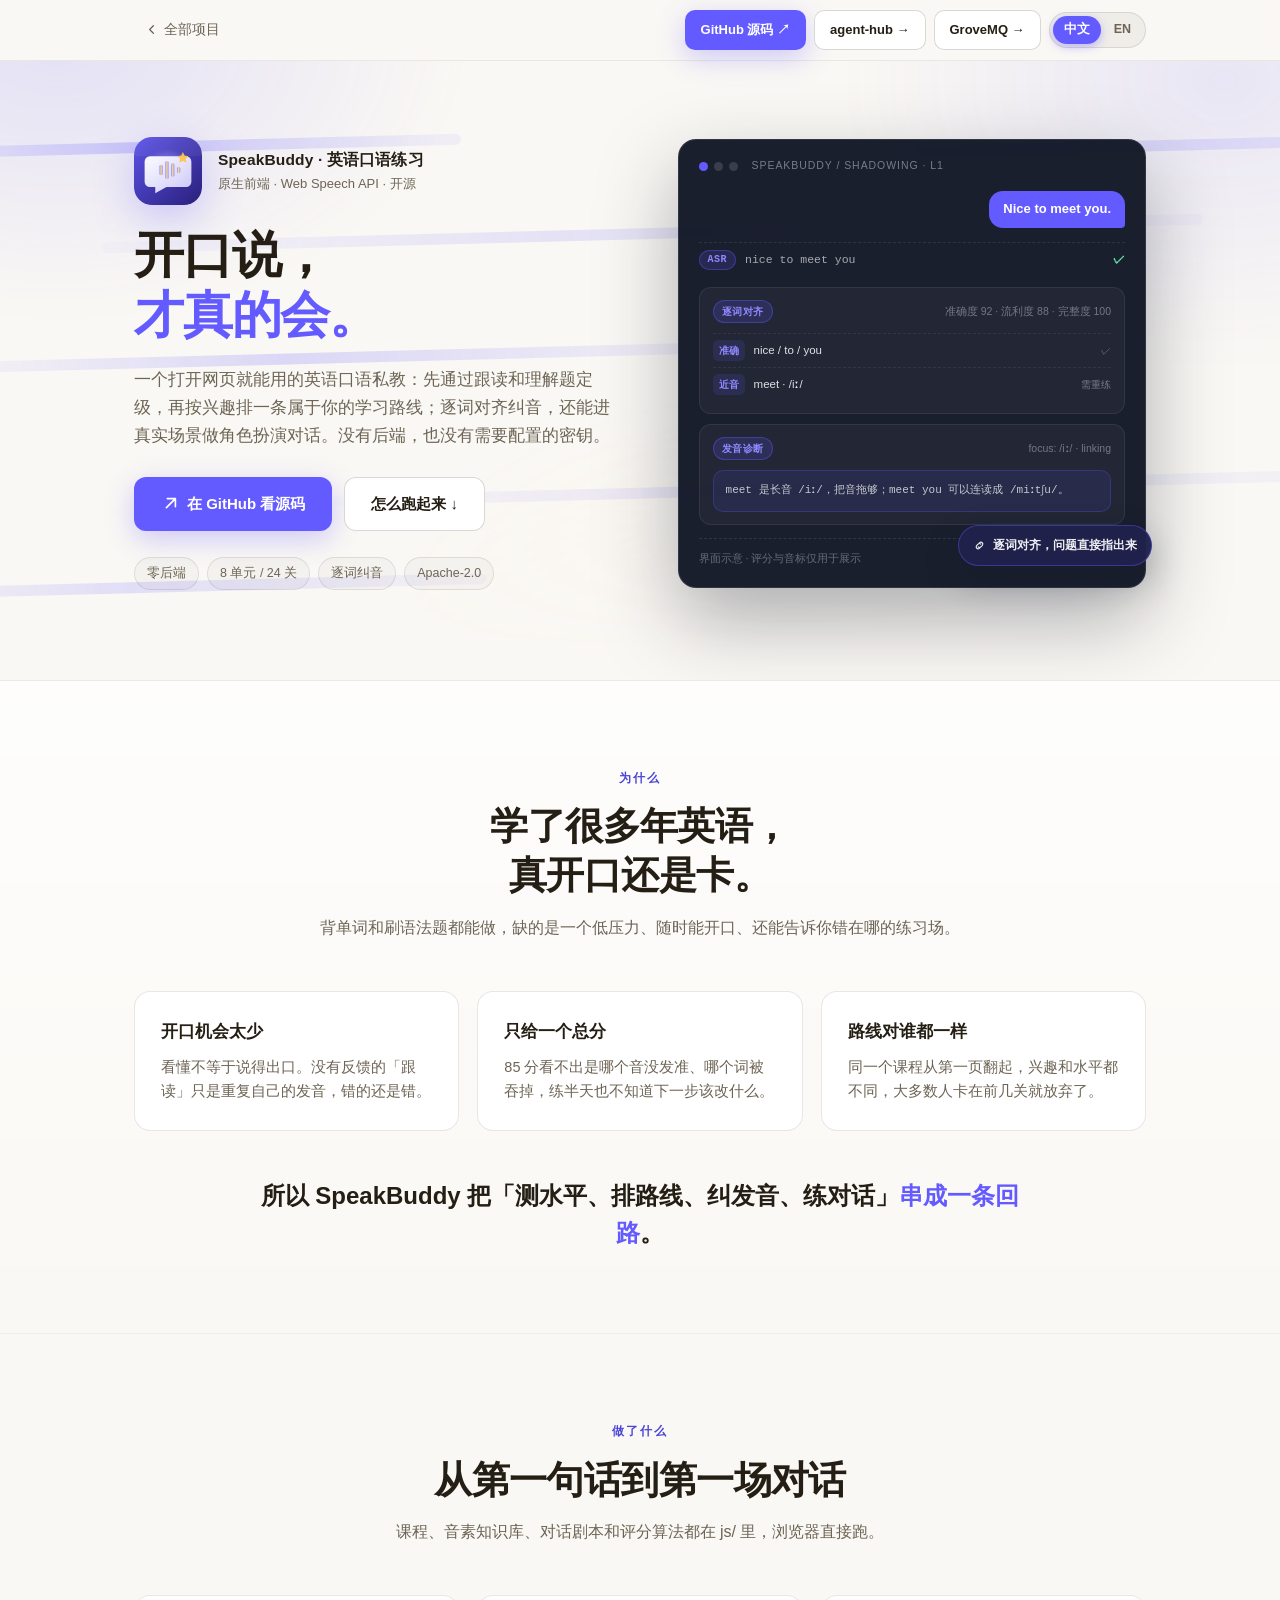
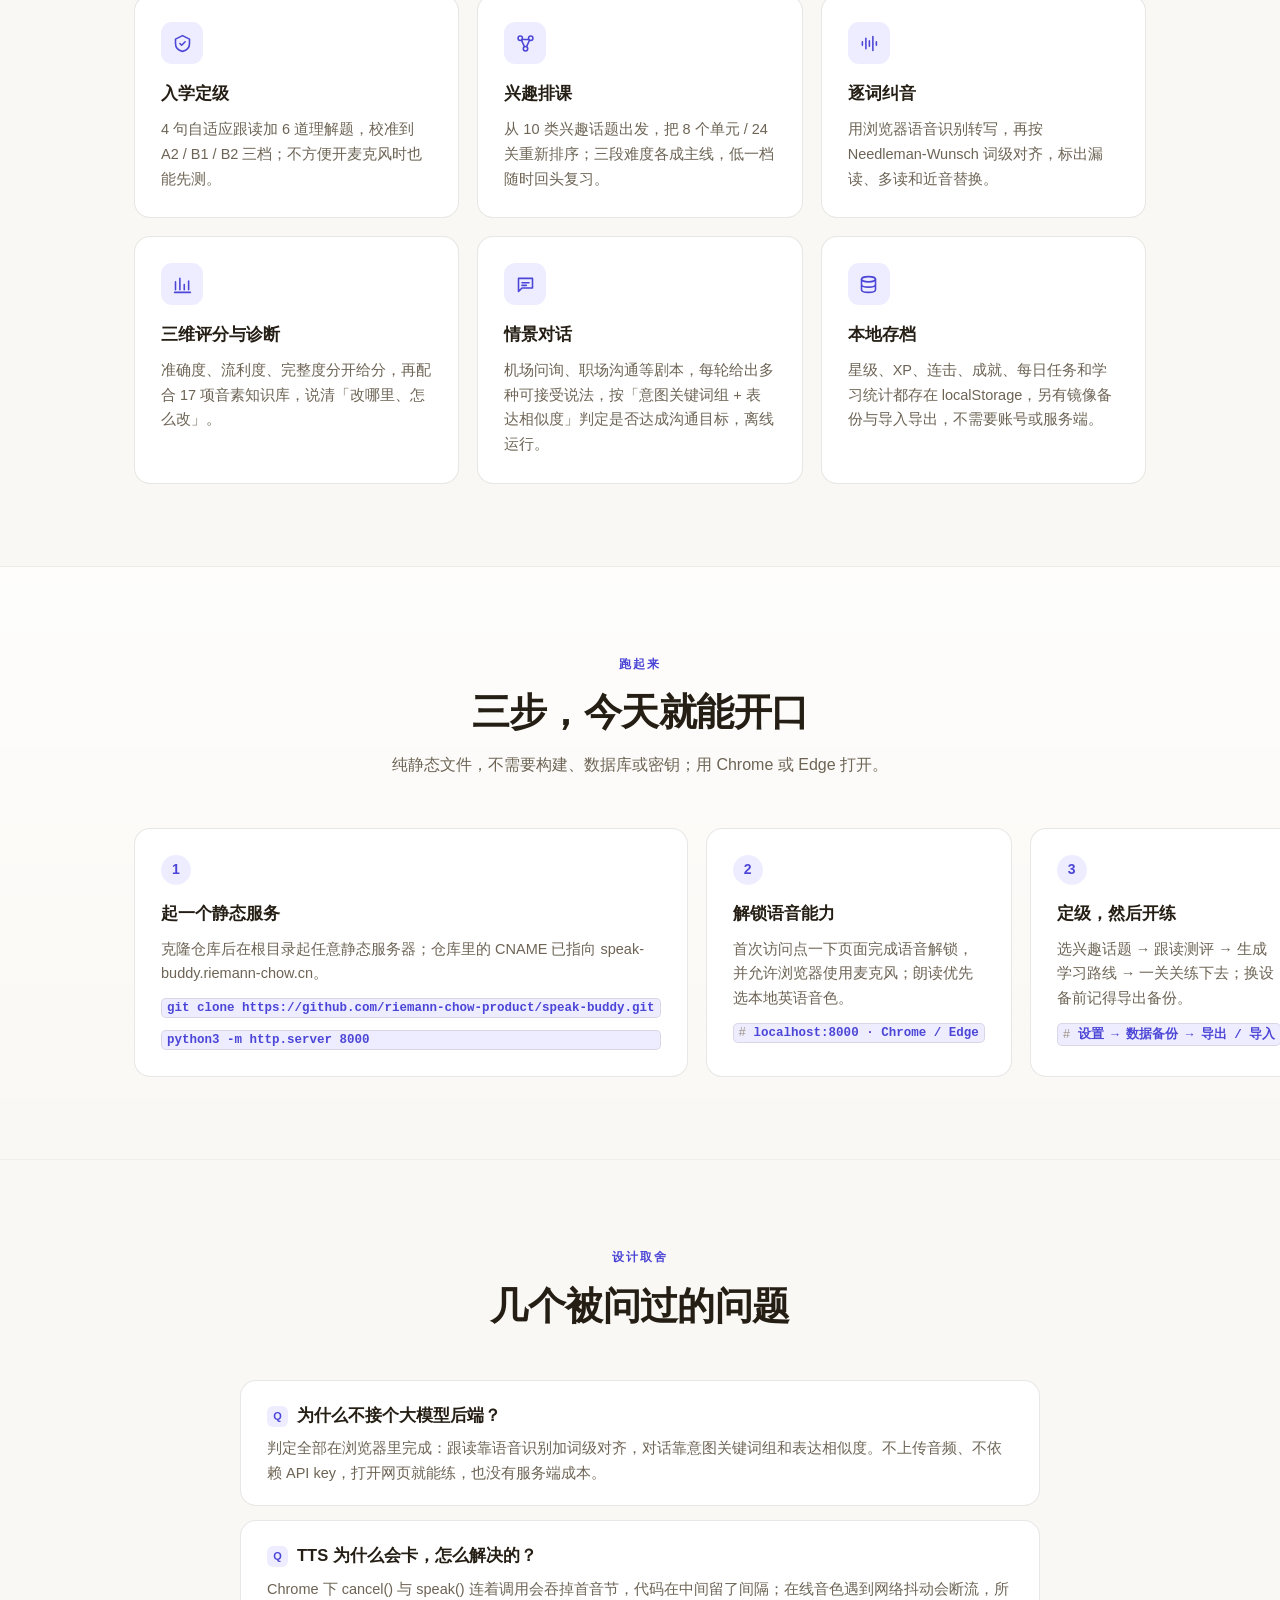
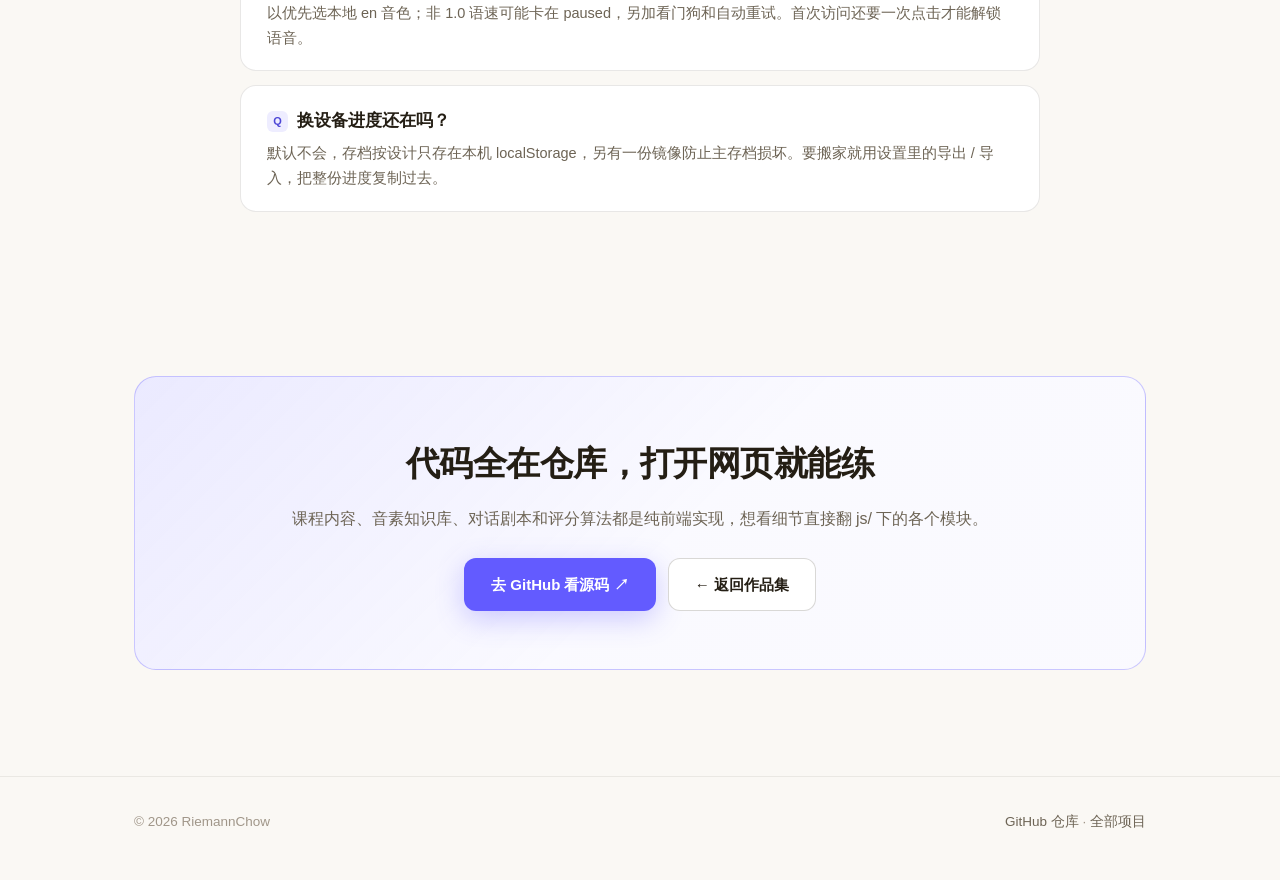
<file: projects/speak-buddy/index.html>
<!DOCTYPE html>
<html lang="zh-CN">
<head>
  <meta charset="UTF-8">
  <meta name="viewport" content="width=device-width, initial-scale=1.0">
  <title>SpeakBuddy · 开口说，才真的会 | RiemannChow 的作品</title>
  <meta name="description" content="SpeakBuddy：打开网页就能用的英语口语私教。兴趣定级、个性化学习路线、Web Speech API 跟读逐词纠音、真实情景角色扮演对话，全部在浏览器本地运行。">
  <meta name="theme-color" content="#faf8f4">
  <link rel="icon" type="image/svg+xml" href="../../assets/favicon.svg">
  <link rel="stylesheet" href="../../styles.css">
  <link rel="stylesheet" href="../../detail.css">
  <script>
    document.documentElement.classList.add('js');
    try {
      document.documentElement.dataset.lang =
        localStorage.getItem('portfolio-lang') === 'en' ? 'en' : 'zh';
    } catch (e) {}
  </script>
</head>
<body class="detail-page theme-purple" data-page="sb">
  <a class="skip-link" href="#main" data-i18n="common.skip">跳到主要内容</a>

  <header class="site-header">
    <div class="container nav">
      <a class="back-link" href="../../">
        <svg viewBox="0 0 24 24" fill="none" stroke="currentColor" stroke-width="2" stroke-linecap="round" stroke-linejoin="round" aria-hidden="true"><polyline points="15 18 9 12 15 6"/></svg>
        <span data-i18n="common.back">全部项目</span>
      </a>
      <div class="detail-actions">
        <a class="btn btn-primary btn-sm" href="https://github.com/riemann-chow-product/speak-buddy" target="_blank" rel="noopener noreferrer" data-i18n="common.source">GitHub 源码 ↗</a>
        <a class="btn btn-ghost btn-sm hide-sm" href="../agent-hub/" data-i18n="sb.cross1">agent-hub →</a>
        <a class="btn btn-ghost btn-sm hide-sm" href="../grovemq/" data-i18n="sb.cross2">GroveMQ →</a>
        <div class="lang-switch" role="group" aria-label="语言切换">
          <button type="button" data-lang="zh" aria-pressed="true">中文</button>
          <button type="button" data-lang="en" aria-pressed="false">EN</button>
        </div>
      </div>
    </div>
  </header>

  <main id="main">
    <!-- ============ Hero ============ -->
    <section class="detail-hero">
      <div class="detail-stripes" aria-hidden="true"><i></i><i></i><i></i><i></i><i></i><i></i></div>
      <div class="container detail-inner">
        <div class="detail-copy">
          <div class="detail-app">
            <img src="../../assets/speak-buddy.svg" alt="SpeakBuddy 项目图标" data-i18n-alt="sb.iconAlt" width="68" height="68">
            <div>
              <div class="detail-app-name" data-i18n="sb.appName">SpeakBuddy · 英语口语练习</div>
              <div class="detail-app-cat" data-i18n="sb.appCat">原生前端 · Web Speech API · 开源</div>
            </div>
          </div>
          <h1 class="hero-title" data-i18n="sb.hero.title" data-i18n-html>开口说，<br><em>才真的会。</em></h1>
          <p class="hero-sub" data-i18n="sb.hero.sub">一个打开网页就能用的英语口语私教：先通过跟读和理解题定级，再按兴趣排一条属于你的学习路线；逐词对齐纠音，还能进真实场景做角色扮演对话。没有后端，也没有需要配置的密钥。</p>
          <div class="detail-ctas">
            <a class="btn btn-primary" href="https://github.com/riemann-chow-product/speak-buddy" target="_blank" rel="noopener noreferrer">
              <svg viewBox="0 0 20 20" aria-hidden="true"><path d="M7 4h9v9M16 4 6 14" fill="none" stroke="currentColor" stroke-width="1.8" stroke-linecap="round" stroke-linejoin="round"/></svg>
              <span data-i18n="common.cta.source">在 GitHub 看源码</span>
            </a>
            <a class="btn btn-ghost" href="#run" data-i18n="common.cta.run">怎么跑起来 ↓</a>
          </div>
          <div class="facts">
            <span class="fact" data-i18n="sb.fact1">零后端</span>
            <span class="fact" data-i18n="sb.fact2">8 单元 / 24 关</span>
            <span class="fact" data-i18n="sb.fact3">逐词纠音</span>
            <span class="fact">Apache-2.0</span>
          </div>
        </div>

        <div class="demo-wrap">
          <div class="demo-panel">
            <div class="demo-bar"><i></i><i></i><i></i><span>speakbuddy / shadowing · l1</span></div>
            <div class="demo-user">Nice to meet you.</div>
            <div class="demo-line"><span class="demo-chip">ASR</span><span>nice to meet you</span><b>✓</b></div>

            <div class="demo-card">
              <div class="demo-card-head">
                <span class="demo-chip" data-i18n="sb.demo.alignLabel">逐词对齐</span>
                <small data-i18n="sb.demo.scoreLabel">准确度 92 · 流利度 88 · 完整度 100</small>
              </div>
              <div class="demo-hit"><em data-i18n="sb.demo.ok">准确</em><span>nice / to / you</span><small>✓</small></div>
              <div class="demo-hit"><em data-i18n="sb.demo.near">近音</em><span>meet · /iː/</span><small data-i18n="sb.demo.retry">需重练</small></div>
            </div>

            <div class="demo-card">
              <div class="demo-card-head">
                <span class="demo-chip" data-i18n="sb.demo.diagnoseLabel">发音诊断</span>
                <small>focus: /iː/ · linking</small>
              </div>
              <div class="demo-flow" data-i18n="sb.demo.tip">meet 是长音 /iː/，把音拖够；meet you 可以连读成 /miːtʃu/。</div>
            </div>
            <div class="demo-note" data-i18n="sb.demo.note">界面示意 · 评分与音标仅用于展示</div>
          </div>
          <div class="demo-float">
            <svg viewBox="0 0 20 20" fill="none" stroke="currentColor" stroke-width="1.7" stroke-linecap="round" aria-hidden="true"><path d="M8 12a3 3 0 0 0 4.2 0l2.3-2.3a3 3 0 0 0-4.2-4.2l-1.1 1.1M12 8a3 3 0 0 0-4.2 0L5.5 10.3a3 3 0 0 0 4.2 4.2l1.1-1.1"/></svg>
            <span data-i18n="sb.demo.float">逐词对齐，问题直接指出来</span>
          </div>
        </div>
      </div>
    </section>

    <!-- ============ 为什么 ============ -->
    <section class="detail-section alt">
      <div class="container">
        <div class="detail-head">
          <span class="kicker" data-i18n="sb.why.kicker">为什么</span>
          <h2 class="section-title" data-i18n="sb.why.title" data-i18n-html>学了很多年英语，<br>真开口还是卡。</h2>
          <p class="section-sub" data-i18n="sb.why.sub">背单词和刷语法题都能做，缺的是一个低压力、随时能开口、还能告诉你错在哪的练习场。</p>
        </div>
        <div class="card-grid">
          <div class="info-card">
            <h3 data-i18n="sb.why.1h">开口机会太少</h3>
            <p data-i18n="sb.why.1p">看懂不等于说得出口。没有反馈的「跟读」只是重复自己的发音，错的还是错。</p>
          </div>
          <div class="info-card">
            <h3 data-i18n="sb.why.2h">只给一个总分</h3>
            <p data-i18n="sb.why.2p">85 分看不出是哪个音没发准、哪个词被吞掉，练半天也不知道下一步该改什么。</p>
          </div>
          <div class="info-card">
            <h3 data-i18n="sb.why.3h">路线对谁都一样</h3>
            <p data-i18n="sb.why.3p">同一个课程从第一页翻起，兴趣和水平都不同，大多数人卡在前几关就放弃了。</p>
          </div>
        </div>
        <p class="detail-transition" data-i18n="sb.why.transition" data-i18n-html>所以 SpeakBuddy 把「测水平、排路线、纠发音、练对话」<em>串成一条回路</em>。</p>
      </div>
    </section>

    <!-- ============ 能力 ============ -->
    <section class="detail-section">
      <div class="container">
        <div class="detail-head">
          <span class="kicker" data-i18n="sb.feat.kicker">做了什么</span>
          <h2 class="section-title" data-i18n="sb.feat.title">从第一句话到第一场对话</h2>
          <p class="section-sub" data-i18n="sb.feat.sub">课程、音素知识库、对话剧本和评分算法都在 js/ 里，浏览器直接跑。</p>
        </div>
        <div class="card-grid">
          <div class="info-card">
            <div class="feature-icon"><svg viewBox="0 0 24 24" fill="none" stroke="currentColor" stroke-width="1.8" stroke-linecap="round" stroke-linejoin="round" aria-hidden="true"><path d="M12 3 4 7v5c0 4.4 3.2 7.9 8 9 4.8-1.1 8-4.6 8-9V7l-8-4z"/><path d="m9 12 2 2 4-4"/></svg></div>
            <h3 data-i18n="sb.feat.1h">入学定级</h3>
            <p data-i18n="sb.feat.1p">4 句自适应跟读加 6 道理解题，校准到 A2 / B1 / B2 三档；不方便开麦克风时也能先测。</p>
          </div>
          <div class="info-card">
            <div class="feature-icon"><svg viewBox="0 0 24 24" fill="none" stroke="currentColor" stroke-width="1.8" stroke-linecap="round" stroke-linejoin="round" aria-hidden="true"><circle cx="6" cy="6" r="2.5"/><circle cx="18" cy="6" r="2.5"/><circle cx="12" cy="18" r="2.5"/><path d="M8.2 7.5h7.6M7.4 8.3l3.4 7.3M16.6 8.3l-3.4 7.3"/></svg></div>
            <h3 data-i18n="sb.feat.2h">兴趣排课</h3>
            <p data-i18n="sb.feat.2p">从 10 类兴趣话题出发，把 8 个单元 / 24 关重新排序；三段难度各成主线，低一档随时回头复习。</p>
          </div>
          <div class="info-card">
            <div class="feature-icon"><svg viewBox="0 0 24 24" fill="none" stroke="currentColor" stroke-width="1.8" stroke-linecap="round" stroke-linejoin="round" aria-hidden="true"><path d="M5 10v4M9 6v12M13 9v6M17 4v16M21 10v4"/></svg></div>
            <h3 data-i18n="sb.feat.3h">逐词纠音</h3>
            <p data-i18n="sb.feat.3p">用浏览器语音识别转写，再按 Needleman-Wunsch 词级对齐，标出漏读、多读和近音替换。</p>
          </div>
          <div class="info-card">
            <div class="feature-icon"><svg viewBox="0 0 24 24" fill="none" stroke="currentColor" stroke-width="1.8" stroke-linecap="round" stroke-linejoin="round" aria-hidden="true"><path d="M4 18V9M9 18V5M14 18v-6M19 18V8"/><path d="M3 21h18"/></svg></div>
            <h3 data-i18n="sb.feat.4h">三维评分与诊断</h3>
            <p data-i18n="sb.feat.4p">准确度、流利度、完整度分开给分，再配合 17 项音素知识库，说清「改哪里、怎么改」。</p>
          </div>
          <div class="info-card">
            <div class="feature-icon"><svg viewBox="0 0 24 24" fill="none" stroke="currentColor" stroke-width="1.8" stroke-linecap="round" stroke-linejoin="round" aria-hidden="true"><path d="M4 5h16v11H8l-4 4V5z"/><path d="M8 10h8M8 13h5"/></svg></div>
            <h3 data-i18n="sb.feat.5h">情景对话</h3>
            <p data-i18n="sb.feat.5p">机场问询、职场沟通等剧本，每轮给出多种可接受说法，按「意图关键词组 + 表达相似度」判定是否达成沟通目标，离线运行。</p>
          </div>
          <div class="info-card">
            <div class="feature-icon"><svg viewBox="0 0 24 24" fill="none" stroke="currentColor" stroke-width="1.8" stroke-linecap="round" stroke-linejoin="round" aria-hidden="true"><ellipse cx="12" cy="6" rx="8" ry="3"/><path d="M4 6v6c0 1.7 3.6 3 8 3s8-1.3 8-3V6M4 12v6c0 1.7 3.6 3 8 3s8-1.3 8-3v-6"/></svg></div>
            <h3 data-i18n="sb.feat.6h">本地存档</h3>
            <p data-i18n="sb.feat.6p">星级、XP、连击、成就、每日任务和学习统计都存在 localStorage，另有镜像备份与导入导出，不需要账号或服务端。</p>
          </div>
        </div>
      </div>
    </section>

    <!-- ============ 跑起来 ============ -->
    <section class="detail-section alt" id="run">
      <div class="container">
        <div class="detail-head">
          <span class="kicker" data-i18n="sb.run.kicker">跑起来</span>
          <h2 class="section-title" data-i18n="sb.run.title">三步，今天就能开口</h2>
          <p class="section-sub" data-i18n="sb.run.sub">纯静态文件，不需要构建、数据库或密钥；用 Chrome 或 Edge 打开。</p>
        </div>
        <div class="card-grid">
          <div class="info-card">
            <div class="step-num">1</div>
            <h3 data-i18n="sb.run.1h">起一个静态服务</h3>
            <p data-i18n="sb.run.1p">克隆仓库后在根目录起任意静态服务器；仓库里的 CNAME 已指向 speak-buddy.riemann-chow.cn。</p>
            <code class="code-line">git clone https://github.com/riemann-chow-product/speak-buddy.git</code>
            <code class="code-line">python3 -m http.server 8000</code>
          </div>
          <div class="info-card">
            <div class="step-num">2</div>
            <h3 data-i18n="sb.run.2h">解锁语音能力</h3>
            <p data-i18n="sb.run.2p">首次访问点一下页面完成语音解锁，并允许浏览器使用麦克风；朗读优先选本地英语音色。</p>
            <code class="code-line"><span class="cm"># </span>localhost:8000 · Chrome / Edge</code>
          </div>
          <div class="info-card">
            <div class="step-num">3</div>
            <h3 data-i18n="sb.run.3h">定级，然后开练</h3>
            <p data-i18n="sb.run.3p">选兴趣话题 → 跟读测评 → 生成学习路线 → 一关关练下去；换设备前记得导出备份。</p>
            <code class="code-line"><span class="cm"># </span>设置 → 数据备份 → 导出 / 导入</code>
          </div>
        </div>
      </div>
    </section>

    <!-- ============ 设计取舍 ============ -->
    <section class="detail-section">
      <div class="container">
        <div class="detail-head">
          <span class="kicker" data-i18n="sb.faq.kicker">设计取舍</span>
          <h2 class="section-title" data-i18n="sb.faq.title">几个被问过的问题</h2>
        </div>
        <div class="faq-list">
          <div class="faq-item">
            <h3 data-i18n="sb.faq.1h">为什么不接个大模型后端？</h3>
            <p data-i18n="sb.faq.1p">判定全部在浏览器里完成：跟读靠语音识别加词级对齐，对话靠意图关键词组和表达相似度。不上传音频、不依赖 API key，打开网页就能练，也没有服务端成本。</p>
          </div>
          <div class="faq-item">
            <h3 data-i18n="sb.faq.2h">TTS 为什么会卡，怎么解决的？</h3>
            <p data-i18n="sb.faq.2p">Chrome 下 cancel() 与 speak() 连着调用会吞掉首音节，代码在中间留了间隔；在线音色遇到网络抖动会断流，所以优先选本地 en 音色；非 1.0 语速可能卡在 paused，另加看门狗和自动重试。首次访问还要一次点击才能解锁语音。</p>
          </div>
          <div class="faq-item">
            <h3 data-i18n="sb.faq.3h">换设备进度还在吗？</h3>
            <p data-i18n="sb.faq.3p">默认不会，存档按设计只存在本机 localStorage，另有一份镜像防止主存档损坏。要搬家就用设置里的导出 / 导入，把整份进度复制过去。</p>
          </div>
        </div>
      </div>
    </section>

    <!-- ============ 收尾 CTA ============ -->
    <section class="detail-section">
      <div class="container">
        <div class="detail-cta">
          <h2 data-i18n="sb.cta.h2">代码全在仓库，打开网页就能练</h2>
          <p data-i18n="sb.cta.p">课程内容、音素知识库、对话剧本和评分算法都是纯前端实现，想看细节直接翻 js/ 下的各个模块。</p>
          <div class="detail-ctas">
            <a class="btn btn-primary" href="https://github.com/riemann-chow-product/speak-buddy" target="_blank" rel="noopener noreferrer" data-i18n="common.cta.sourceArrow">去 GitHub 看源码 ↗</a>
            <a class="btn btn-ghost" href="../../" data-i18n="common.cta.back">← 返回作品集</a>
          </div>
        </div>
      </div>
    </section>
  </main>

  <footer class="site-footer">
    <div class="container footer-inner">
      <span>© <span id="year">2026</span> RiemannChow</span>
      <span><a href="https://github.com/riemann-chow-product/speak-buddy" target="_blank" rel="noopener noreferrer" data-i18n="common.footer.repo">GitHub 仓库</a> · <a href="../../" data-i18n="common.footer.all">全部项目</a></span>
    </div>
  </footer>

  <script src="../../i18n.js" defer></script>
  <script src="../../script.js" defer></script>
</body>
</html>
</file>
<file: styles.css>
/* ============================================================
   RiemannChow 的作品 — 静态作品集
   纯 HTML / CSS / JS，无构建步骤，直接交给 GitHub Pages
   ============================================================ */

:root {
  --bg: #faf8f4;
  --card: #ffffff;
  --card-hover: #fffdf6;
  --border: rgba(30, 24, 12, 0.10);
  --text: #241e14;
  --muted: #6d6455;
  --faint: #a09689;
  --accent: #ffc24d;
  --btn-text: #1a1108;
  --accent-ink: #8a6620;
  --radius: 16px;
}

*, *::before, *::after { box-sizing: border-box; }

html { scroll-behavior: smooth; }

body {
  margin: 0;
  font-family: -apple-system, BlinkMacSystemFont, "SF Pro Text", "PingFang SC",
    "Hiragino Sans GB", "Noto Sans SC", "Microsoft YaHei", "Segoe UI", Roboto, sans-serif;
  background: var(--bg);
  color: var(--text);
  font-size: 16px;
  line-height: 1.7;
  -webkit-font-smoothing: antialiased;
  -moz-osx-font-smoothing: grayscale;
  text-rendering: optimizeLegibility;
}

::selection { background: rgba(255, 194, 77, 0.38); }
a { color: inherit; text-decoration: none; }
img { display: block; max-width: 100%; }
h1, h2, h3, p { margin: 0; }

.container { max-width: 1060px; margin: 0 auto; padding: 0 24px; }

:focus-visible {
  outline: 2px solid var(--accent-ink);
  outline-offset: 3px;
  border-radius: 6px;
}

.skip-link {
  position: absolute; left: -9999px; top: 8px; z-index: 100;
  background: #fff; padding: 10px 16px; border-radius: 10px;
  border: 1px solid var(--border); font-size: 14px;
}
.skip-link:focus { left: 16px; }

/* ============ 顶栏 ============ */
.site-header {
  position: sticky; top: 0; z-index: 50;
  background: rgba(250, 248, 244, 0.78);
  -webkit-backdrop-filter: blur(14px);
  backdrop-filter: blur(14px);
  border-bottom: 1px solid rgba(30, 24, 12, 0.07);
}
.nav {
  display: flex; align-items: center; justify-content: space-between;
  gap: 16px; height: 60px;
}
.wordmark { display: flex; align-items: center; gap: 9px; font-weight: 700; font-size: 15px; }
.wordmark svg { width: 24px; height: 24px; border-radius: 7px; }
.nav-right { display: flex; align-items: center; gap: 6px; }
.nav-link {
  color: var(--muted); font-size: 14px; padding: 6px 12px;
  border-radius: 8px; transition: color .15s, background .15s;
}
.nav-link:hover { color: var(--text); background: rgba(30, 24, 12, 0.04); }

/* 中英文切换：选中态自动跟随当前页的品牌色 */
.lang-switch {
  display: inline-flex; align-items: center; gap: 2px;
  padding: 3px; border-radius: 999px;
  background: rgba(30, 24, 12, 0.05);
  border: 1px solid var(--border);
}
.lang-switch button {
  border: 0; cursor: pointer; font: inherit;
  font-size: 12.5px; font-weight: 700; line-height: 1.4;
  color: var(--muted); background: transparent;
  padding: 5px 11px; border-radius: 999px;
  transition: background .15s, color .15s, box-shadow .15s;
}
.lang-switch button:hover { color: var(--text); }
.lang-switch button[aria-pressed="true"] {
  background: var(--accent); color: var(--btn-text);
  box-shadow: 0 3px 10px color-mix(in srgb, var(--accent) 38%, transparent);
}
.lang-switch button:focus-visible { outline-offset: 2px; }

/* ============ Hero ============ */
.hero { position: relative; overflow: hidden; }
.home-hero {
  isolation: isolate;
  padding: 88px 0 96px;
  text-align: center;
}

/* 极光底色 */
.home-hero::before {
  content: ""; position: absolute; inset: -12%; z-index: -3;
  background:
    radial-gradient(640px 440px at 14% 8%,  rgba(255, 196, 90,  .40), transparent 64%),
    radial-gradient(580px 420px at 86% 4%,  rgba(255, 214, 140, .34), transparent 66%),
    radial-gradient(620px 460px at 80% 30%, rgba(147, 178, 255, .22), transparent 66%),
    radial-gradient(540px 400px at 3%  60%, rgba(255, 190, 110, .28), transparent 66%),
    radial-gradient(600px 440px at 95% 92%, rgba(255, 206, 130, .26), transparent 66%),
    radial-gradient(480px 360px at 34% 98%, rgba(180, 164, 255, .16), transparent 68%);
  filter: blur(16px) saturate(1.1);
  /* 底边淡出，避免和下方纯色区出现一条硬分界线 */
  -webkit-mask-image: linear-gradient(to bottom, #000 0%, #000 46%, rgba(0,0,0,.45) 70%, transparent 90%);
          mask-image: linear-gradient(to bottom, #000 0%, #000 46%, rgba(0,0,0,.45) 70%, transparent 90%);
  animation: aurora 26s ease-in-out infinite alternate;
  will-change: transform;
}
@keyframes aurora {
  from { transform: translate3d(-1.6%, -1.2%, 0) scale(1); }
  to   { transform: translate3d(1.8%,  1.6%, 0) scale(1.08); }
}

/* 水彩晕染斑块 */
.wash {
  position: absolute; inset: 0; z-index: -2; pointer-events: none;
  -webkit-mask-image: linear-gradient(to bottom, #000 0%, #000 55%, transparent 96%);
          mask-image: linear-gradient(to bottom, #000 0%, #000 55%, transparent 96%);
}
.wash-blob {
  position: absolute; display: block;
  mix-blend-mode: multiply;
  filter: blur(26px);
  opacity: .42;
}
.blob-a {
  width: 420px; height: 360px; left: -110px; top: 10px;
  background: radial-gradient(closest-side, rgba(240, 176, 76, .62), transparent);
  border-radius: 58% 42% 37% 63% / 52% 61% 39% 48%;
  animation: drift 22s ease-in-out infinite alternate;
}
.blob-b {
  width: 380px; height: 330px; right: -90px; top: 40px;
  background: radial-gradient(closest-side, rgba(255, 211, 130, .62), transparent);
  border-radius: 42% 58% 63% 37% / 39% 48% 52% 61%;
  animation: drift 28s ease-in-out infinite alternate-reverse;
}
.blob-c {
  width: 460px; height: 300px; left: 34%; bottom: -140px;
  background: radial-gradient(closest-side, rgba(180, 176, 240, .34), transparent);
  border-radius: 50% 50% 40% 60% / 60% 40% 60% 40%;
  animation: drift 32s ease-in-out infinite alternate;
}
@keyframes drift {
  from { transform: translate(-18px, -12px) rotate(-4deg) scale(1); }
  to   { transform: translate(24px, 16px) rotate(5deg) scale(1.12); }
}

/* 纸张纹理 */
.home-hero::after {
  content: ""; position: absolute; inset: 0; z-index: -1; pointer-events: none;
  opacity: .38; mix-blend-mode: multiply;
  -webkit-mask-image: linear-gradient(to bottom, #000 0%, #000 58%, transparent 100%);
          mask-image: linear-gradient(to bottom, #000 0%, #000 58%, transparent 100%);
  background-image: url("data:image/svg+xml,%3Csvg xmlns='http://www.w3.org/2000/svg' width='220' height='220'%3E%3Cfilter id='n'%3E%3CfeTurbulence type='fractalNoise' baseFrequency='0.75' numOctaves='3' stitchTiles='stitch'/%3E%3C/filter%3E%3Crect width='100%25' height='100%25' filter='url(%23n)' opacity='0.12'/%3E%3C/svg%3E");
}

/* 开场逐级浮现 */
.home-hero .hero-title,
.home-hero .hero-sub,
.home-hero .hero-icons,
.home-hero .hero-ctas,
.home-hero .facts { animation: heroIn .8s cubic-bezier(.2,.7,.2,1) backwards; }
.home-hero .hero-title  { animation-delay: .12s; }
.home-hero .hero-sub    { animation-delay: .20s; }
.home-hero .hero-icons  { animation-delay: .30s; }
.home-hero .hero-ctas   { animation-delay: .40s; }
.home-hero .facts       { animation-delay: .48s; }
@keyframes heroIn { from { opacity: 0; transform: translateY(16px); } }

.hero-title {
  font-size: clamp(38px, 5.6vw, 62px);
  line-height: 1.16; letter-spacing: -.03em; font-weight: 800;
  margin: 22px 0 20px;
}
.hero-title em { font-style: normal; color: var(--accent-ink); }
@supports ((-webkit-background-clip: text) or (background-clip: text)) {
  .hero-title em {
    background: linear-gradient(98deg, #a06a06 5%, #c08812 52%, #dca72e 92%);
    -webkit-background-clip: text;
            background-clip: text;
    color: transparent;
    -webkit-text-fill-color: transparent;
  }
}

.hero-sub {
  font-size: 17.5px; color: var(--muted);
  max-width: 36em; margin: 0 auto 0;
}

/* 首页标语：流动的炫彩渐变 + 光泽扫过 + 轻微浮动 + 呼吸光晕 */
.home-hero .hero-sub { position: relative; }
.home-hero .hero-sub::before {
  content: "";
  position: absolute; z-index: -1;
  left: 50%; top: 50%;
  width: min(520px, 92%); height: 240%;
  transform: translate(-50%, -50%);
  background: radial-gradient(ellipse at center,
    rgba(160, 107, 255, .20), rgba(59, 167, 255, .08) 46%, transparent 72%);
  filter: blur(20px);
  pointer-events: none;
  animation: sloganGlow 4.2s ease-in-out infinite;
}
@keyframes sloganGlow {
  0%, 100% { opacity: .55; transform: translate(-50%, -50%) scale(.94); }
  50%      { opacity: 1;   transform: translate(-50%, -50%) scale(1.06); }
}

.hero-slogan {
  display: inline-block;
  font-size: clamp(25px, 3.8vw, 38px);
  font-weight: 800;
  letter-spacing: .06em;
  line-height: 1.4;
  color: #b3452f; /* 不支持 background-clip:text 时的回退色 */
}
html[data-lang="en"] .hero-slogan { letter-spacing: .015em; }
@supports ((-webkit-background-clip: text) or (background-clip: text)) {
  .hero-slogan {
    background-image:
      linear-gradient(105deg, transparent 32%, rgba(255, 255, 255, .7) 48%, transparent 64%),
      linear-gradient(100deg,
        #ff5f6d 0%, #ff9a3d 16%, #ffd24d 32%, #3ddc97 50%,
        #3ba7ff 66%, #a06bff 82%, #ff5f6d 100%);
    background-size: 200% 100%;
    background-position: 0% 50%;
    -webkit-background-clip: text;
            background-clip: text;
    color: transparent;
    -webkit-text-fill-color: transparent;
    animation: sloganFlow 5.5s linear infinite, sloganFloat 3.4s ease-in-out infinite;
    will-change: background-position, transform;
  }
  @keyframes sloganFlow {
    from { background-position: 0% 50%; }
    to   { background-position: 200% 50%; }
  }
  @keyframes sloganFloat {
    0%, 100% { transform: translateY(0)    scale(1); }
    50%      { transform: translateY(-3px) scale(1.015); }
  }
}
@media (prefers-reduced-motion: reduce) {
  .hero-slogan,
  .home-hero .hero-sub::before { animation: none; }
}

/* 图标浮条：弧形排布 + 品牌色辉光 + 轻微漂浮 */
.hero-icons {
  display: flex; flex-wrap: wrap; justify-content: center; align-items: center;
  gap: 16px; margin: 42px 0 34px;
}
.hi {
  width: 58px; height: 58px; padding: 3px;
  display: grid; place-items: center;
  border-radius: 17px; background: #fff;
  border: 1px solid rgba(30, 24, 12, .08);
  box-shadow: 0 16px 36px color-mix(in srgb, var(--tc, #ffc24d) 30%, transparent);
  transform: rotate(var(--r, 0deg)) translateY(var(--y, 0px));
  transition: transform .25s ease, box-shadow .25s ease;
}
.hi img {
  width: 100%; height: 100%; border-radius: 14px;
  animation: heroFloat 5.6s ease-in-out infinite;
}
.hi:hover {
  transform: rotate(0deg) translateY(calc(var(--y, 0px) - 5px)) scale(1.08);
  box-shadow: 0 20px 44px color-mix(in srgb, var(--tc, #ffc24d) 48%, transparent);
}
.hi.tech {
  background: linear-gradient(150deg,
    color-mix(in srgb, var(--tc) 14%, #ffffff),
    color-mix(in srgb, var(--tc) 32%, #ffffff));
  color: color-mix(in srgb, var(--tc) 55%, #241b0c);
}
.hi.tech b { font-size: 11.5px; font-weight: 800; letter-spacing: -.02em; }
.hi:nth-child(2) img { animation-delay: -.7s; }
.hi:nth-child(3) img { animation-delay: -1.4s; }
.hi:nth-child(4) img { animation-delay: -2.1s; }
.hi:nth-child(5) img { animation-delay: -2.8s; }
.hi:nth-child(6) img { animation-delay: -3.5s; }
.hi:nth-child(7) img { animation-delay: -4.2s; }
.hi:nth-child(8) img { animation-delay: -4.9s; }
@keyframes heroFloat {
  0%, 100% { transform: translateY(-3px); }
  50%      { transform: translateY(3px); }
}

.hero-ctas { display: flex; gap: 14px; flex-wrap: wrap; justify-content: center; }
.btn {
  display: inline-flex; align-items: center; justify-content: center; gap: 8px;
  font-weight: 700; font-size: 15px; padding: 13px 26px;
  border-radius: 12px; border: 1px solid transparent; cursor: pointer;
  transition: transform .15s ease, background .15s, border-color .15s, box-shadow .15s;
}
.btn svg { width: 18px; height: 18px; flex: none; }
.btn-primary {
  background: var(--accent); color: var(--btn-text);
  box-shadow: 0 8px 28px rgba(255, 194, 77, .34);
}
.btn-primary:hover { background: #eeb13a; transform: translateY(-1px); }
.btn-ghost { border-color: var(--border); color: var(--text); background: #fff; }
.btn-ghost:hover {
  border-color: rgba(30, 24, 12, .24); background: #fff;
  box-shadow: 0 10px 26px rgba(70, 53, 25, .10); transform: translateY(-1px);
}
.btn-sm { padding: 8px 16px; font-size: 13.5px; border-radius: 10px; }

.facts { display: flex; flex-wrap: wrap; gap: 8px; justify-content: center; margin-top: 26px; }
.fact {
  font-size: 12.5px; color: var(--muted);
  border: 1px solid var(--border); padding: 5px 12px;
  border-radius: 999px; background: rgba(30, 24, 12, .025);
}

/* ============ 项目区 ============ */
.section { padding: 0 0 64px; }
.projects-section { padding-top: 40px; }
#projects, #about { scroll-margin-top: 76px; }

.tools-head { text-align: center; margin: 0 0 38px; }
.kicker {
  display: inline-block; font-size: 12px; font-weight: 800;
  letter-spacing: .18em; text-transform: uppercase; color: var(--accent-ink);
}

.tools-grid { display: grid; grid-template-columns: 1fr 1fr; gap: 20px; position: relative; z-index: 1; }

.tool-card {
  display: block; background: var(--card);
  border: 1px solid var(--border); border-radius: 20px; padding: 34px;
  transition: transform .2s, border-color .2s, box-shadow .2s, background .2s;
}
.tool-card.featured { display: flex; gap: 26px; align-items: flex-start; position: relative; }
.tool-card.featured::before {
  content: ""; position: absolute; inset: 0 0 auto 0; height: 1px;
  border-radius: inherit;
  background: linear-gradient(90deg, transparent 6%,
    color-mix(in srgb, var(--tc, var(--accent)) 75%, transparent) 50%, transparent 94%);
  opacity: 0; transition: opacity .25s;
}
.tool-card.featured::after {
  content: ""; position: absolute; inset: 0; border-radius: inherit; pointer-events: none;
  background: radial-gradient(340px circle at var(--mx, 50%) var(--my, 50%),
    color-mix(in srgb, var(--tc, var(--accent)) 12%, transparent), transparent 66%);
  opacity: 0; transition: opacity .3s;
}
.tool-card.featured:hover {
  transform: translateY(-4px);
  border-color: color-mix(in srgb, var(--tc, var(--accent)) 45%, transparent);
  background: var(--card-hover);
  box-shadow: 0 24px 70px color-mix(in srgb, var(--tc, var(--accent)) 15%, transparent);
}
.tool-card.featured:hover::before,
.tool-card.featured:hover::after { opacity: 1; }

.tool-icon {
  width: 84px; height: 84px; border-radius: 20px; flex: none;
  box-shadow: 0 16px 44px color-mix(in srgb, var(--tc, var(--accent)) 26%, transparent);
  transition: transform .25s ease;
}
.tool-card.featured:hover .tool-icon { transform: translateY(-2px) rotate(-3deg) scale(1.04); }

.tool-card.lead { grid-column: 1 / -1; padding: 40px 44px; align-items: center; }
.tool-card.lead .tool-icon { width: 104px; height: 104px; border-radius: 24px; }
.card-body { flex: 1; min-width: 0; position: relative; z-index: 1; }
.tool-card h3 {
  font-size: 26px; font-weight: 800; display: flex; align-items: center;
  gap: 10px; flex-wrap: wrap; margin-bottom: 10px; letter-spacing: -.01em;
}
.tool-card .go {
  color: var(--accent-ink);
  color: color-mix(in srgb, var(--tc, var(--accent)) 52%, #241b0c);
  font-weight: 700; display: inline-block; transition: transform .2s;
}
.tool-card:hover .go { transform: translateX(4px); }
.badge {
  font-size: 11.5px; font-weight: 700; letter-spacing: .05em;
  color: color-mix(in srgb, var(--tc, var(--accent)) 52%, #241b0c);
  background: color-mix(in srgb, var(--tc, var(--accent)) 14%, transparent);
  border: 1px solid color-mix(in srgb, var(--tc, var(--accent)) 36%, transparent);
  border-radius: 999px; padding: 2px 10px;
}
.tool-card .desc { color: var(--muted); font-size: 16.5px; max-width: 62ch; margin-bottom: 6px; }
.tool-card .sub-desc { color: #8c8271; font-size: 13px; margin-bottom: 18px; }
.tags { display: flex; gap: 8px; flex-wrap: wrap; }
.tag {
  font-size: 12px; color: var(--muted);
  border: 1px solid var(--border); border-radius: 999px;
  padding: 4px 11px; background: rgba(30, 24, 12, .025);
}

.lead-dots { margin-left: auto; display: flex; flex-direction: column; gap: 16px; padding: 0 12px; }
.lead-dots i {
  width: 15px; height: 15px; border-radius: 50%;
  background: #4aa3ff; box-shadow: 0 0 20px 2px rgba(74, 163, 255, .75);
  animation: dotGlow 3.4s ease-in-out infinite;
}
.lead-dots i:nth-child(2) { background: #ffc24d; box-shadow: 0 0 20px 2px rgba(255, 194, 77, .75); animation-delay: -1.1s; }
.lead-dots i:nth-child(3) { background: #34d399; box-shadow: 0 0 20px 2px rgba(52, 211, 153, .75); animation-delay: -2.2s; }
@keyframes dotGlow { 0%, 100% { opacity: 1; } 50% { opacity: .5; } }

.port-stack {
  margin-left: auto; display: flex; flex-direction: column; gap: 11px; padding: 0 4px;
  font: 600 12px/1.4 ui-monospace, SFMono-Regular, Menlo, Consolas, monospace;
  color: var(--faint); white-space: nowrap;
}
.port-stack span { display: flex; align-items: center; gap: 9px; }
.port-stack i { width: 10px; height: 10px; border-radius: 50%; flex: none; }
.port-stack span:nth-child(1) i { background: #ffc24d; box-shadow: 0 0 14px 2px rgba(255, 194, 77, .6); }
.port-stack span:nth-child(2) i { background: #8a97ff; box-shadow: 0 0 14px 2px rgba(138, 151, 255, .6); }
.port-stack span:nth-child(3) i { background: #3ddc97; box-shadow: 0 0 14px 2px rgba(61, 220, 151, .6); }

.tool-card.placeholder {
  grid-column: 1 / -1;
  display: flex; align-items: center; justify-content: center; text-align: center;
  color: #8c8271; border-style: dashed; background: rgba(255, 255, 255, .46);
  font-size: 14.5px; min-height: 116px; line-height: 1.9;
}
.tool-card.placeholder a { color: var(--accent-ink); font-weight: 700; }
.tool-card.placeholder a:hover { text-decoration: underline; }

/* ============ 关于 + 公众号 ============ */
.about-section { padding-bottom: 32px; }
.about-grid {
  display: grid; grid-template-columns: 1.55fr .85fr;
  gap: 20px; align-items: stretch;
}
.about-card {
  display: flex; gap: 30px; align-items: flex-start;
  background: var(--card); border: 1px solid var(--border);
  border-radius: 20px; padding: 36px 40px;
}
.about-grid .about-card { padding: 30px; }
.about-avatar {
  width: 96px; height: 96px; flex: none; border-radius: 26px;
  box-shadow: 0 14px 40px rgba(70, 53, 25, .14);
}
.about-copy { flex: 1; min-width: 0; }
.about-copy p { color: var(--muted); font-size: 15.5px; max-width: 62ch; margin-top: 10px; }
.about-links { display: flex; gap: 10px; flex-wrap: wrap; margin-top: 22px; }

.qr-card {
  background: var(--card); border: 1px solid var(--border);
  border-radius: 20px; padding: 26px;
  display: flex; flex-direction: column; align-items: center; text-align: center;
}
.qr-card .kicker { margin-bottom: 4px; }
.qr-card h3 { font-size: 20px; font-weight: 800; letter-spacing: -.01em; margin-bottom: 14px; }
.qr-image {
  display: block; width: 100%; max-width: 220px;
  border: 1px solid var(--border); border-radius: 14px;
  overflow: hidden; background: #fff;
  transition: transform .2s, box-shadow .2s;
}
.qr-image:hover { transform: translateY(-2px); box-shadow: 0 14px 34px rgba(70, 53, 25, .12); }
.qr-image img { width: 100%; height: auto; }
.qr-card p { color: var(--muted); font-size: 13.5px; margin-top: 14px; }
.qr-hint { font-size: 12.5px; font-weight: 700; color: var(--accent-ink); margin-top: 6px; }
.qr-hint:hover { text-decoration: underline; }

/* ============ 页脚 ============ */
.site-footer { border-top: 1px solid rgba(30, 24, 12, .07); padding: 34px 0 44px; margin-top: 24px; }
.footer-inner {
  display: flex; justify-content: space-between; align-items: center;
  gap: 16px; flex-wrap: wrap; color: var(--faint); font-size: 13.5px;
}
.footer-inner a { color: var(--muted); transition: color .15s; }
.footer-inner a:hover { color: var(--text); }

/* ============ 滚动浮现（由 script.js 驱动；无 JS 时完全不隐藏） ============ */
html.js .reveal { opacity: 0; transform: translateY(22px); }
html.js .reveal.in {
  opacity: 1; transform: none;
  transition: opacity .6s ease, transform .65s cubic-bezier(.2,.7,.2,1);
  transition-delay: var(--rd, 0s);
}

/* ============ 响应式 ============ */
@media (max-width: 920px) {
  .home-hero { padding: 68px 0 72px; }
  .tools-grid { grid-template-columns: 1fr; }
  .tool-card.lead { padding: 34px; }
  .lead-dots, .port-stack { display: none; }
  .about-card { padding: 30px; }
  .about-grid { grid-template-columns: 1fr; }
  .qr-image { max-width: 200px; }
}

@media (max-width: 560px) {
  .container { padding: 0 18px; }
  .hide-sm { display: none; }
  .wordmark { font-size: 13.5px; gap: 7px; }
  .wordmark svg { width: 21px; height: 21px; }
  .nav-right { gap: 4px; }
  .nav-link { padding: 6px 7px; font-size: 13px; }
  .lang-switch button { padding: 4px 8px; font-size: 11.5px; }
  .home-hero { padding: 54px 0 60px; }
  .hero-title { font-size: clamp(32px, 9vw, 40px); margin: 18px 0 16px; }
  .hero-sub { font-size: 15.5px; }
  .hero-icons { gap: 5px; margin: 32px 0 26px; }
  .hi { width: 38px; height: 38px; padding: 2px; border-radius: 12px; }
  .hi img { border-radius: 10px; }
  .hi.tech b { font-size: 9.5px; }
  .hero-icons .hi { transform: none !important; }
  .hero-icons .hi:hover { transform: translateY(-4px) scale(1.06) !important; }
  .hero-ctas .btn { width: 100%; }
  .projects-section { padding-top: 28px; }
  .tools-head { margin-bottom: 26px; }
  .tool-card.featured, .tool-card.lead { flex-direction: column; align-items: flex-start; padding: 26px 22px; gap: 18px; }
  .tool-card.lead .tool-icon { width: 72px; height: 72px; border-radius: 18px; }
  .tool-card h3 { font-size: 22px; }
  .tool-card .desc { font-size: 15.5px; }
  .tool-card.placeholder { min-height: 100px; padding: 22px; }
  .about-card { flex-direction: column; gap: 20px; padding: 26px 22px; }
  .about-grid .about-card { padding: 26px 22px; }
  .qr-card { padding: 22px; }
  .qr-image { max-width: 190px; }
  .about-avatar { width: 72px; height: 72px; border-radius: 20px; }
  .footer-inner { flex-direction: column; align-items: flex-start; gap: 8px; }
}

@media (prefers-reduced-motion: reduce) {
  html { scroll-behavior: auto; }
  *, *::before, *::after {
    animation-duration: .001ms !important;
    animation-iteration-count: 1 !important;
    transition-duration: .001ms !important;
  }
  html.js .reveal { opacity: 1; transform: none; }
}
</file>
<file: detail.css>
/* ============================================================
   项目详情页通用样式（在 styles.css 之后加载）
   站点骨架沿用首页，只把强调色换成每个项目自己的品牌色
   ============================================================ */

body.detail-page { --btn-text: #ffffff; }

/* 每个项目一套品牌色：写在 body 上，通过 CSS 变量继承给整页 */
body.theme-blue {
  --accent: #2b6cf5;
  --accent-ink: #1a4fb8;
  --accent-soft: rgba(43, 108, 245, .10);
  --accent-line: rgba(43, 108, 245, .30);
  --ink-tint: rgba(43, 108, 245, .10);
}
body.theme-green {
  --accent: #0e9469;
  --accent-ink: #0a6d4d;
  --accent-soft: rgba(14, 148, 105, .11);
  --accent-line: rgba(14, 148, 105, .32);
  --ink-tint: rgba(14, 148, 105, .10);
}
body.theme-purple {
  --accent: #635bff;
  --accent-ink: #4c46d6;
  --accent-soft: rgba(99, 91, 255, .11);
  --accent-line: rgba(99, 91, 255, .32);
  --ink-tint: rgba(99, 91, 255, .10);
}

/* 覆盖首页写死的琥珀色组件 */
.detail-page .btn-primary {
  background: var(--accent);
  box-shadow: 0 8px 28px color-mix(in srgb, var(--accent) 30%, transparent);
}
.detail-page .btn-primary:hover { background: var(--accent); filter: brightness(.92); }
.detail-page .btn-ghost { border-color: rgba(30, 24, 12, .17); }
.detail-page .kicker { color: var(--accent-ink); }
.detail-page ::selection { background: var(--accent-soft); }
.detail-page :focus-visible { outline-color: var(--accent-ink); }

/* 顶部导航：左侧返回 + 右侧动作 */
.back-link {
  display: inline-flex; align-items: center; gap: 5px;
  color: var(--muted); font-size: 14px; padding: 6px 10px;
  border-radius: 8px; transition: color .15s, background .15s;
}
.back-link:hover { color: var(--text); background: rgba(30,24,12,.04); }
.back-link svg { width: 15px; height: 15px; }
.detail-actions { display: flex; align-items: center; gap: 8px; }
.detail-actions .btn-sm { padding: 8px 15px; font-size: 13px; }

/* ============ Hero ============ */
.detail-hero {
  position: relative; overflow: hidden; isolation: isolate;
  padding: 76px 0 90px;
}
.detail-hero::before {
  content: ""; position: absolute; inset: -10% -10% 0; z-index: -3;
  background:
    radial-gradient(620px 420px at 12% 6%,  color-mix(in srgb, var(--accent) 15%, transparent), transparent 66%),
    radial-gradient(560px 420px at 88% 12%, color-mix(in srgb, var(--accent) 11%, transparent), transparent 68%),
    radial-gradient(620px 380px at 60% 96%, rgba(255, 205, 120, .12), transparent 68%);
  filter: blur(12px);
  -webkit-mask-image: linear-gradient(to bottom, #000 0%, #000 48%, transparent 96%);
          mask-image: linear-gradient(to bottom, #000 0%, #000 48%, transparent 96%);
}

/* 参考页那种斜向淡色条纹 */
.detail-stripes { position: absolute; inset: 0; z-index: -2; pointer-events: none; }
.detail-stripes i {
  position: absolute; display: block; height: 11px; border-radius: 999px;
  background: linear-gradient(90deg,
    color-mix(in srgb, var(--accent) 4%, transparent),
    color-mix(in srgb, var(--accent) 26%, transparent) 42%,
    color-mix(in srgb, var(--accent) 6%, transparent));
  filter: blur(.4px);
  transform: rotate(-1.5deg);
}
.detail-stripes i:nth-child(1) { top: 13%; left: -8%;  width: 44%; }
.detail-stripes i:nth-child(2) { top: 13%; left: 62%;  width: 52%; opacity: .75; }
.detail-stripes i:nth-child(3) { top: 27%; left: 8%;   width: 86%; opacity: .55; }
.detail-stripes i:nth-child(4) { top: 47%; left: -4%;  width: 62%; opacity: .8; }
.detail-stripes i:nth-child(5) { top: 68%; left: 26%;  width: 82%; opacity: .5; }
.detail-stripes i:nth-child(6) { top: 84%; left: -10%; width: 48%; opacity: .65; }

.detail-inner {
  position: relative; z-index: 1;
  display: grid; grid-template-columns: 1.02fr .98fr;
  gap: 56px; align-items: center;
}
.detail-copy { min-width: 0; }

.detail-app { display: flex; align-items: center; gap: 16px; margin-bottom: 20px; }
.detail-app img {
  width: 68px; height: 68px; border-radius: 18px; flex: none;
  box-shadow: 0 14px 40px color-mix(in srgb, var(--accent) 28%, transparent);
}
.detail-app-name { font-size: 15.5px; font-weight: 800; letter-spacing: .01em; }
.detail-app-cat { font-size: 13px; color: var(--muted); }

.detail-page .hero-title {
  font-size: clamp(34px, 4.2vw, 50px);
  line-height: 1.2; letter-spacing: -.025em; font-weight: 800;
  margin: 0 0 20px;
}
/* 桌面端两行标题只在 <br> 处断行，避免第二行被挤成第三行 */
@media (min-width: 921px) {
  .detail-page .hero-title { white-space: nowrap; }
  /* 英文字符更宽，单独收一档字号 */
  html[data-lang="en"] .detail-page .hero-title { font-size: clamp(30px, 3.6vw, 44px); }
}
/* 第二行用项目品牌色，覆盖首页的金色渐变 */
.detail-page .hero-title em {
  font-style: normal; color: var(--accent);
  background: none; -webkit-text-fill-color: var(--accent);
}
.detail-page .hero-sub {
  font-size: 16.5px; color: var(--muted);
  max-width: 40em; margin: 0 0 28px;
}
.detail-ctas { display: flex; gap: 12px; flex-wrap: wrap; }
.detail-page .facts { justify-content: flex-start; margin-top: 26px; }

/* ============ 深色产品示意面板 ============ */
.demo-wrap { position: relative; min-height: 420px; display: flex; align-items: center; justify-content: center; }
.demo-panel {
  width: 100%; max-width: 470px;
  background: rgba(17, 22, 38, .96);
  border: 1px solid rgba(255, 255, 255, .10);
  border-radius: 18px; padding: 17px 20px 19px;
  box-shadow: 0 32px 80px rgba(24, 28, 48, .34);
  color: #e9ebf4;
  animation: demoIn .9s cubic-bezier(.2,.7,.2,1) backwards;
  animation-delay: .18s;
}
@keyframes demoIn { from { opacity: 0; transform: translateY(18px) rotate(-1deg); } }
.demo-bar { display: flex; align-items: center; gap: 6px; margin-bottom: 16px; }
.demo-bar i { width: 9px; height: 9px; border-radius: 50%; background: rgba(255,255,255,.14); }
.demo-bar i:first-child { background: var(--accent); }
.demo-bar span {
  margin-left: 8px; font-size: 10.5px; letter-spacing: .09em;
  color: rgba(255,255,255,.42); text-transform: uppercase;
}
.demo-note {
  margin-top: 13px; padding-top: 11px;
  border-top: 1px dashed rgba(255,255,255,.10);
  font-size: 10.5px; color: rgba(255,255,255,.34); text-align: left;
}

.demo-user {
  width: max-content; max-width: 88%; margin-left: auto;
  background: var(--accent); color: #fff;
  font-size: 13px; font-weight: 600; line-height: 1.45;
  padding: 9px 14px; border-radius: 14px 14px 4px 14px;
  margin-bottom: 14px;
}
.demo-line {
  display: flex; align-items: center; gap: 9px;
  font: 500 11.5px/1.4 ui-monospace, SFMono-Regular, Menlo, Consolas, monospace;
  color: rgba(255,255,255,.62); padding: 7px 0;
  border-top: 1px dashed rgba(255,255,255,.09);
}
.demo-line b { margin-left: auto; color: #5fe0a8; font-size: 12px; }
.demo-chip {
  flex: none; font-size: 10px; font-weight: 800; letter-spacing: .05em;
  padding: 2px 8px; border-radius: 999px;
  color: color-mix(in srgb, var(--accent) 72%, #fff 28%);
  background: color-mix(in srgb, var(--accent) 18%, transparent);
  border: 1px solid color-mix(in srgb, var(--accent) 38%, transparent);
}
.demo-card {
  margin-top: 10px; padding: 12px 13px;
  background: rgba(255,255,255,.035);
  border: 1px solid rgba(255,255,255,.08);
  border-radius: 12px;
}
.demo-card-head { display: flex; align-items: center; justify-content: space-between; gap: 8px; margin-bottom: 10px; }
.demo-card-head small { font-size: 10.5px; color: rgba(255,255,255,.38); }
.demo-hit {
  display: flex; align-items: center; gap: 9px;
  padding: 6px 0; border-top: 1px dashed rgba(255,255,255,.07);
  font-size: 11.5px; color: rgba(255,255,255,.86);
}
.demo-hit em {
  flex: none; font-style: normal; font-size: 10px; font-weight: 700;
  color: color-mix(in srgb, var(--accent) 72%, #fff 28%);
  background: color-mix(in srgb, var(--accent) 14%, transparent);
  border-radius: 5px; padding: 2px 6px;
}
.demo-hit span { overflow: hidden; text-overflow: ellipsis; white-space: nowrap; }
.demo-hit small { margin-left: auto; flex: none; font-size: 10px; color: rgba(255,255,255,.4); }
.demo-chart { display: flex; align-items: flex-end; gap: 7px; height: 62px; padding-top: 4px; }
.demo-chart i {
  flex: 1; height: var(--h); border-radius: 4px 4px 0 0;
  background: linear-gradient(180deg, var(--accent), color-mix(in srgb, var(--accent) 35%, transparent));
  opacity: .85;
}

.demo-nodes { display: grid; gap: 7px; margin-bottom: 12px; }
.demo-node {
  display: flex; align-items: center; gap: 10px;
  padding: 8px 11px; border-radius: 9px;
  background: rgba(255,255,255,.035);
  border: 1px solid rgba(255,255,255,.07);
  font-size: 11.5px;
}
.demo-node b { font-weight: 700; color: #eef0f7; }
.demo-node code { font: 500 11px ui-monospace, Menlo, monospace; color: rgba(255,255,255,.5); }
.demo-node small { margin-left: auto; font-size: 10px; color: rgba(255,255,255,.38); }
.demo-dot {
  width: 8px; height: 8px; border-radius: 50%; flex: none;
  background: #3ddc97; box-shadow: 0 0 12px 2px rgba(61,220,151,.55);
}
.demo-flow {
  padding: 11px 12px; border-radius: 10px;
  background: color-mix(in srgb, var(--accent) 10%, transparent);
  border: 1px solid color-mix(in srgb, var(--accent) 26%, transparent);
  font: 500 11px/1.6 ui-monospace, SFMono-Regular, Menlo, Consolas, monospace;
  color: rgba(255,255,255,.74);
}
.demo-flow b { color: #fff; font-weight: 700; }
.demo-flow .ok { color: #6ee7b7; }
.demo-arrow { color: color-mix(in srgb, var(--accent) 70%, #fff 30%); padding: 2px 0 2px 10px; }
.demo-ports { display: flex; gap: 8px; flex-wrap: wrap; margin-top: 11px; }
.demo-ports span {
  font: 500 10.5px ui-monospace, Menlo, monospace;
  color: rgba(255,255,255,.55);
  background: rgba(255,255,255,.045);
  border: 1px solid rgba(255,255,255,.08);
  border-radius: 7px; padding: 4px 8px;
}
.demo-ports b { color: color-mix(in srgb, var(--accent) 70%, #fff 30%); }

.demo-float {
  position: absolute; right: -6px; bottom: 22px;
  display: inline-flex; align-items: center; gap: 7px;
  background: color-mix(in srgb, var(--accent) 16%, rgba(19, 23, 42, .96));
  border: 1px solid color-mix(in srgb, var(--accent) 40%, transparent);
  color: rgba(255,255,255,.92);
  font-size: 12px; font-weight: 600;
  padding: 9px 14px; border-radius: 999px;
  box-shadow: 0 14px 34px rgba(20, 24, 40, .3);
  animation: floatUp 5.2s ease-in-out infinite;
}
.demo-float svg { width: 13px; height: 13px; flex: none; }
@keyframes floatUp { 0%, 100% { transform: translateY(0); } 50% { transform: translateY(-9px); } }

/* ============ 通用分区 ============ */
.detail-section { padding: 82px 0; }
.detail-section.alt {
  background: linear-gradient(180deg, rgba(255,255,255,.72), rgba(255,255,255,0));
  border-top: 1px solid rgba(30,24,12,.06);
  border-bottom: 1px solid rgba(30,24,12,.06);
}
.detail-head { text-align: center; max-width: 720px; margin: 0 auto 50px; }
.detail-head .kicker { margin-bottom: 14px; }
.detail-head .section-title {
  font-size: clamp(26px, 3.4vw, 38px); font-weight: 800;
  letter-spacing: -.015em; line-height: 1.28; margin-bottom: 14px;
}
.detail-head .section-title em { font-style: normal; color: var(--accent); }
.detail-head .section-sub { color: var(--muted); font-size: 16px; }

.card-grid { display: grid; grid-template-columns: repeat(3, 1fr); gap: 18px; }
.info-card {
  background: #fff; border: 1px solid var(--border);
  border-radius: 16px; padding: 26px;
  transition: transform .2s, border-color .2s, box-shadow .2s;
}
.info-card:hover {
  transform: translateY(-3px);
  border-color: color-mix(in srgb, var(--accent) 36%, transparent);
  box-shadow: 0 18px 44px color-mix(in srgb, var(--accent) 9%, transparent);
}
.info-card h3 { font-size: 17px; font-weight: 700; margin-bottom: 8px; }
.info-card p { color: var(--muted); font-size: 14.5px; }
.info-card code {
  font: 600 12.5px ui-monospace, SFMono-Regular, Menlo, Consolas, monospace;
  color: var(--accent-ink); background: var(--accent-soft);
  border-radius: 5px; padding: 2px 5px;
}
.feature-icon {
  width: 42px; height: 42px; border-radius: 11px;
  background: var(--accent-soft); color: var(--accent-ink);
  display: grid; place-items: center; margin-bottom: 16px;
}
.feature-icon svg { width: 21px; height: 21px; }
.step-num {
  width: 30px; height: 30px; border-radius: 50%;
  background: var(--accent-soft); color: var(--accent-ink);
  font-weight: 800; font-size: 14px;
  display: grid; place-items: center; margin-bottom: 15px;
}
.code-line {
  display: block; margin-top: 12px;
  font: 600 12.5px/1.6 ui-monospace, SFMono-Regular, Menlo, Consolas, monospace;
  color: #3c352a; background: rgba(30,24,12,.045);
  border: 1px solid var(--border); border-radius: 9px;
  padding: 9px 11px; overflow-x: auto; white-space: nowrap;
}
.code-line .cm { color: var(--faint); font-weight: 400; }

.detail-transition {
  text-align: center; margin: 46px auto 0; max-width: 780px;
  font-size: clamp(19px, 2.4vw, 24px); font-weight: 700; line-height: 1.55;
}
.detail-transition em { font-style: normal; color: var(--accent); }

.faq-list { max-width: 800px; margin: 0 auto; display: grid; gap: 14px; }
.faq-item {
  background: #fff; border: 1px solid var(--border);
  border-radius: 16px; padding: 20px 26px;
}
.faq-item h3 { font-size: 16.5px; font-weight: 700; margin-bottom: 7px; }
.faq-item h3::before {
  content: "Q"; display: inline-grid; place-items: center;
  width: 21px; height: 21px; margin-right: 9px; vertical-align: 1px;
  border-radius: 6px; background: var(--accent-soft); color: var(--accent-ink);
  font-size: 11px; font-weight: 800;
}
.faq-item p { color: var(--muted); font-size: 14.5px; }

.detail-cta {
  position: relative; overflow: hidden;
  border: 1px solid var(--accent-line); border-radius: 22px;
  padding: 58px 32px; text-align: center;
  background:
    linear-gradient(135deg,
      color-mix(in srgb, var(--accent) 13%, transparent),
      color-mix(in srgb, var(--accent) 3%, transparent) 55%),
    #fff;
}
.detail-cta h2 {
  font-size: clamp(24px, 3.2vw, 34px); font-weight: 800;
  letter-spacing: -.015em; margin-bottom: 12px;
}
.detail-cta p { color: var(--muted); margin-bottom: 26px; }
.detail-cta .detail-ctas { justify-content: center; }

/* ============ 响应式 ============ */
@media (max-width: 920px) {
  .detail-hero { padding: 58px 0 66px; }
  .detail-inner { grid-template-columns: 1fr; gap: 46px; }
  .demo-wrap { min-height: auto; }
  .demo-panel { max-width: 520px; }
  .card-grid { grid-template-columns: repeat(2, 1fr); }
  .detail-section { padding: 64px 0; }
  .demo-float { right: 0; bottom: -14px; }
}
@media (max-width: 560px) {
  .detail-page .hide-sm { display: none; }
  .detail-actions { gap: 6px; }
  .detail-actions .btn-sm { padding: 7px 11px; font-size: 12px; }
  .detail-actions .lang-switch button { padding: 4px 8px; font-size: 11.5px; }
  .detail-hero { padding: 44px 0 52px; }
  .detail-app img { width: 58px; height: 58px; border-radius: 15px; }
  .detail-page .hero-title { font-size: clamp(31px, 8.6vw, 40px); }
  .detail-page .hero-sub { font-size: 15.5px; }
  .detail-section { padding: 56px 0; }
  .detail-head { margin-bottom: 34px; }
  .card-grid { grid-template-columns: 1fr; }
  .info-card, .faq-item { padding: 22px; }
  .demo-panel { padding: 14px 15px 16px; }
  .demo-float { display: none; }
  .detail-cta { padding: 42px 20px; }
  .detail-ctas .btn { width: 100%; }
  .detail-stripes i { height: 8px; }
}

@media (prefers-reduced-motion: reduce) {
  .demo-panel, .demo-float { animation: none !important; }
}
</file>
